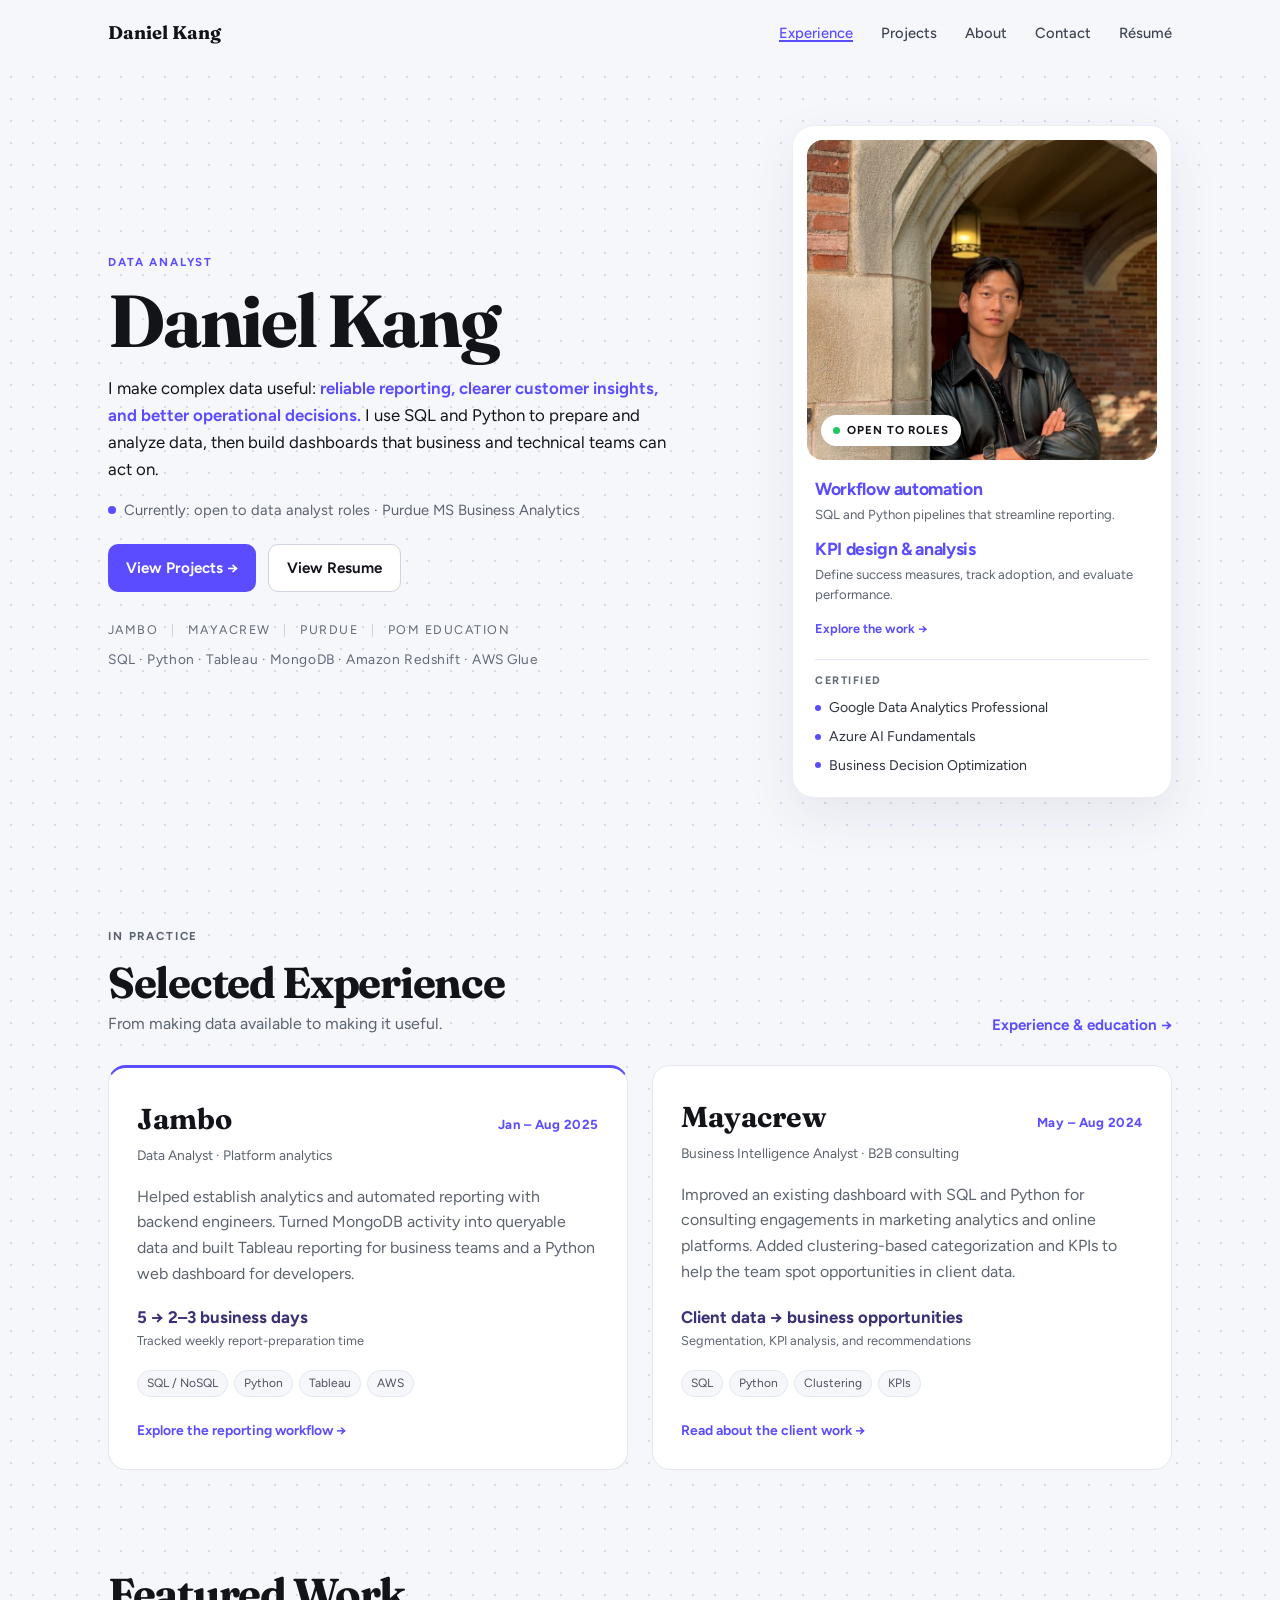
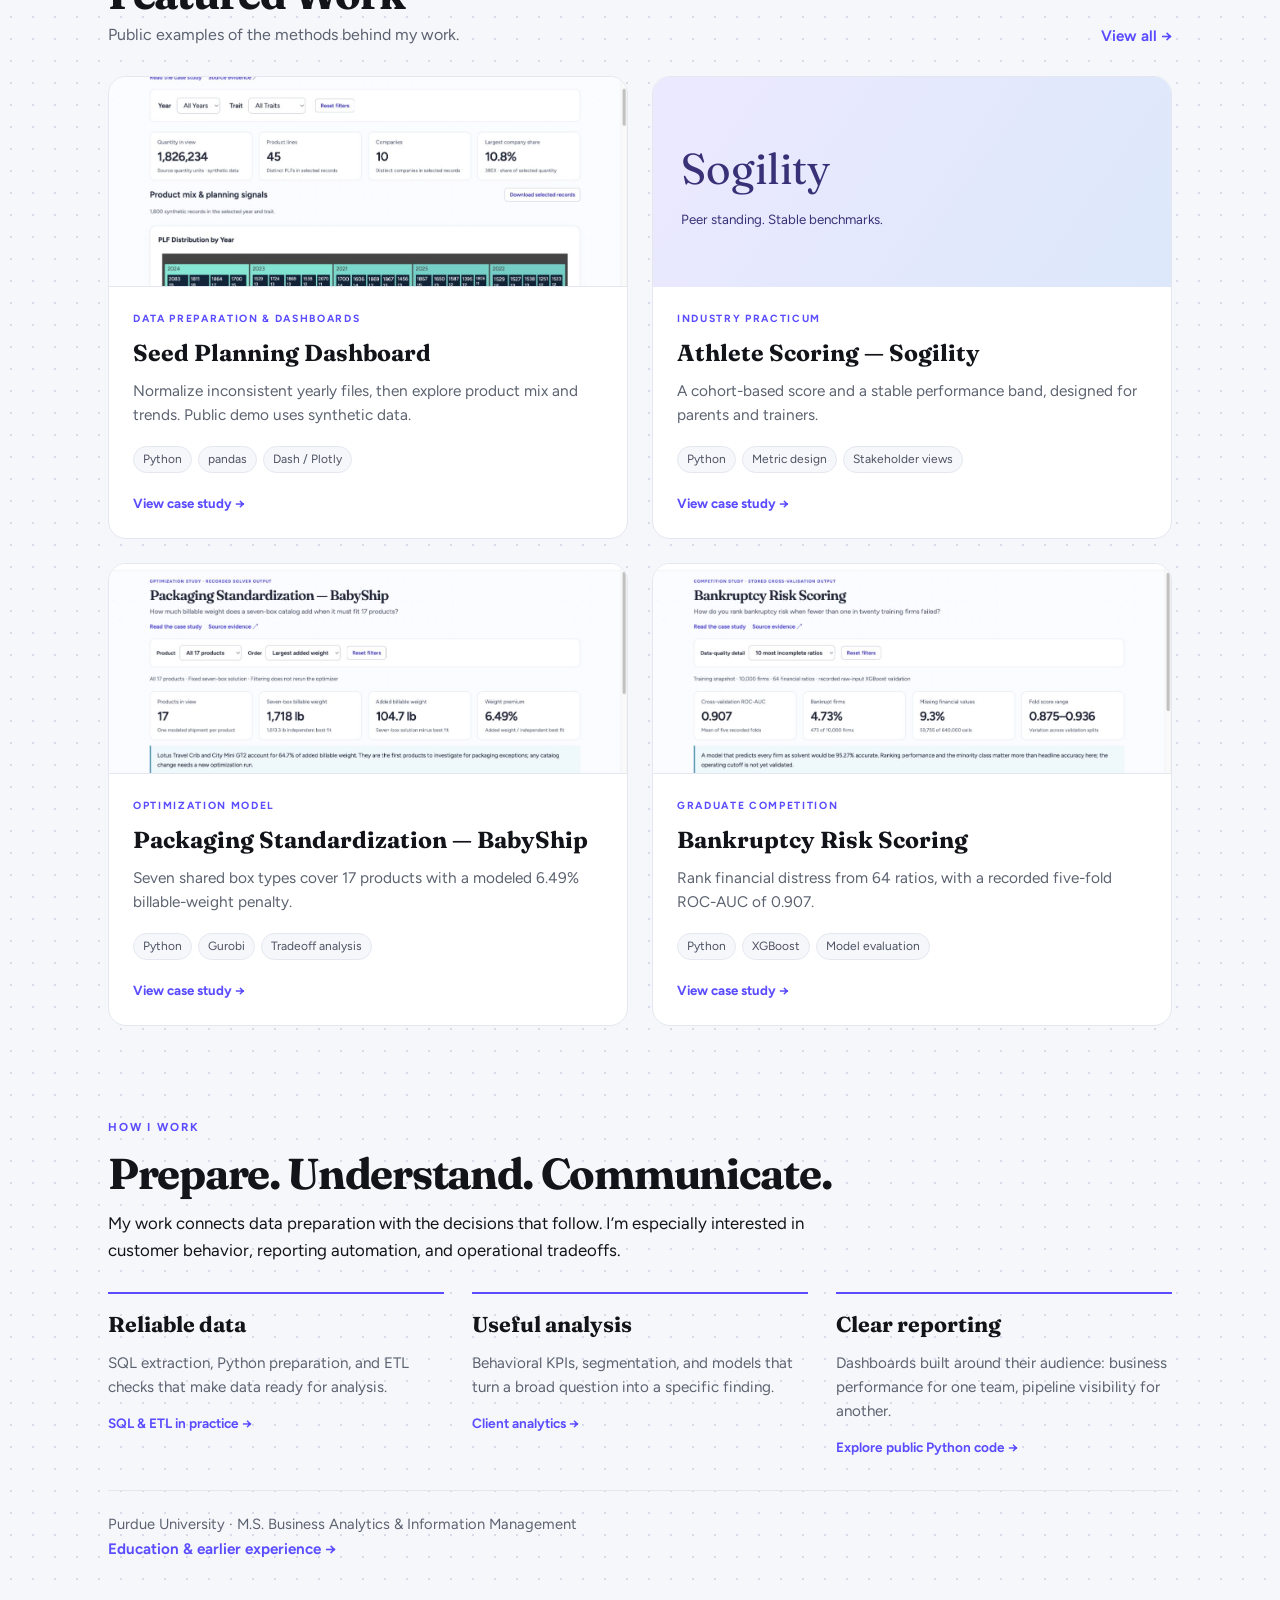
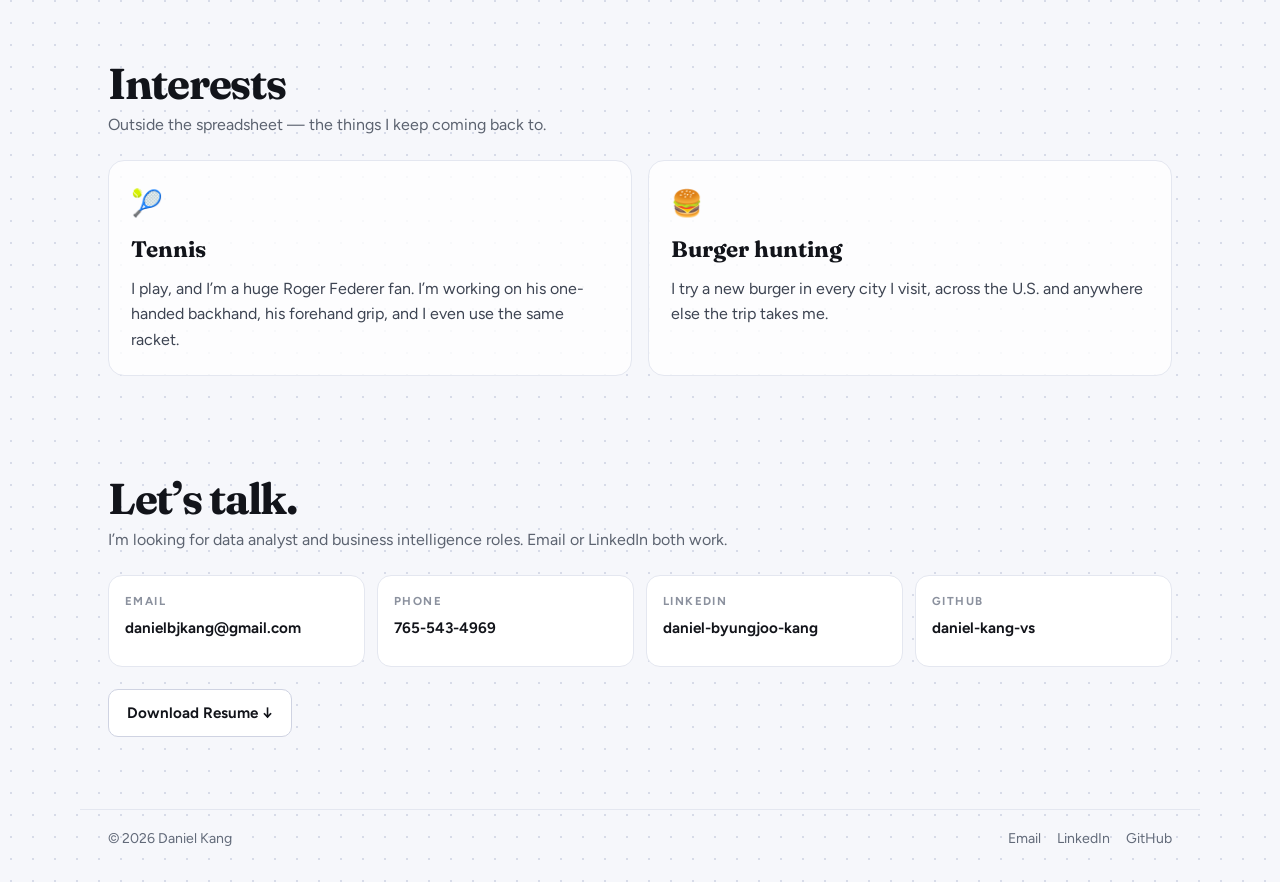
<file: index.html>
<!DOCTYPE html>
<html lang="en">
<head>
  <meta charset="UTF-8" />
  <meta name="viewport" content="width=device-width, initial-scale=1.0" />
  <title>Daniel Kang — Data Analyst</title>
  <meta name="description" content="Data analyst turning customer and operational data into datasets, models, and decision-support tools. Purdue MS Business Analytics." />
  <link rel="stylesheet" href="style.css?v=19" />
  <link href="https://fonts.googleapis.com/css2?family=Fraunces:opsz,wght@9..144,560;9..144,700&family=Figtree:wght@400;500;600;700&display=swap" rel="stylesheet" />
</head>
<body>

<a class="skip" href="#main">Skip to content</a>

<nav id="navbar">
  <div class="nav-inner">
    <a href="#hero" class="nav-brand">Daniel Kang</a>
    <button class="hamburger" id="hamburger" aria-label="Menu" aria-controls="navLinks" aria-expanded="false">
      <span></span><span></span><span></span>
    </button>
    <ul class="nav-links" id="navLinks">
<li><a href="#experience">Experience</a></li>
<li><a href="#projects">Projects</a></li>
<li><a href="#about">About</a></li>
<li><a href="#contact">Contact</a></li>
<li><a href="resume.pdf">Résumé</a></li>
</ul>
  </div>
</nav>

<main id="main">
  <header id="hero">
    <div class="hero-grid">
      <div class="hero-copy">
        <p class="eyebrow">Data Analyst</p>
        <h1>Daniel Kang</h1>
        <p class="hero-lead">I make complex data useful: <strong>reliable reporting, clearer customer insights, and better operational decisions.</strong> I use SQL and Python to prepare and analyze data, then build dashboards that business and technical teams can act on.</p>
        <p class="status"><span class="status-dot" aria-hidden="true"></span> Currently: open to data analyst roles · Purdue MS Business Analytics</p>
        <div class="hero-cta">
          <a href="#projects" class="btn btn-primary">View Projects →</a>
          <a href="resume.pdf?v=20261020" class="btn btn-outline" target="_blank" rel="noopener">View Resume</a>
        </div>
        <p class="orgs">Jambo <span>|</span> Mayacrew <span>|</span> Purdue <span>|</span> Pom Education</p>
        <p class="stack">SQL · Python · Tableau · MongoDB · Amazon Redshift · AWS Glue</p>
      </div>

      <aside class="profile-card">
        <div class="profile-photo-wrap">
          <img src="image_portfolio.jpeg?v=20261021" alt="Daniel Kang" class="profile-photo" width="768" height="1024" />
          <span class="open-pill"><span class="open-dot" aria-hidden="true"></span> Open to roles</span>
        </div>
        <div class="profile-strengths">
          <a class="profile-strength" href="journey.html#jambo">
            <strong>Workflow automation</strong>
            <span>SQL and Python pipelines that streamline reporting.</span>
          </a>
          <a class="profile-strength" href="journey.html#jambo">
            <strong>KPI design &amp; analysis</strong>
            <span>Define success measures, track adoption, and evaluate performance.</span>
          </a>
          <a class="text-link" href="journey.html#jambo">Explore the work →</a>
        </div>
        <div class="edu-block">
          <p class="edu-kicker">Certified</p>
          <ul>
            <li>Google Data Analytics Professional</li>
            <li>Azure AI Fundamentals</li>
            <li>Business Decision Optimization</li>
          </ul>
        </div>
      </aside>
    </div>
  </header>

  <section id="experience">
    <div class="section-head"><div><p class="eyebrow">In practice</p><h2>Selected Experience</h2><p>From making data available to making it useful.</p></div><a href="journey.html" class="text-link">Experience &amp; education →</a></div>
    <div class="experience-grid">
      <article class="experience-card experience-card--lead">
        <div class="experience-top"><h3>Jambo</h3><span class="when">Jan – Aug 2025</span></div>
        <p class="role">Data Analyst · Platform analytics</p>
        <p>Helped establish analytics and automated reporting with backend engineers. Turned MongoDB activity into queryable data and built Tableau reporting for business teams and a Python web dashboard for developers.</p>
        <div class="experience-result"><strong>5 → 2–3 business days</strong><span>Tracked weekly report-preparation time</span></div>
        <p class="tags"><span>SQL / NoSQL</span><span>Python</span><span>Tableau</span><span>AWS</span></p>
        <a href="journey.html#jambo" class="text-link">Explore the reporting workflow →</a>
      </article>
      <article class="experience-card">
        <div class="experience-top"><h3>Mayacrew</h3><span class="when">May – Aug 2024</span></div>
        <p class="role">Business Intelligence Analyst · B2B consulting</p>
        <p>Improved an existing dashboard with SQL and Python for consulting engagements in marketing analytics and online platforms. Added clustering-based categorization and KPIs to help the team spot opportunities in client data.</p>
        <div class="experience-result"><strong>Client data → business opportunities</strong><span>Segmentation, KPI analysis, and recommendations</span></div>
        <p class="tags"><span>SQL</span><span>Python</span><span>Clustering</span><span>KPIs</span></p>
        <a href="journey.html#mayacrew" class="text-link">Read about the client work →</a>
      </article>
    </div>
  </section>

  <section id="projects">
    <div class="section-head">
      <div>
        <h2>Featured Work</h2>
        <p>Public examples of the methods behind my work.</p>
      </div>
      <a href="projects.html" class="text-link">View all →</a>
    </div>

    <div class="project-grid">
<a class="project-card" href="projects/seed-demand.html"><img src="pngs/seed-dashboard-preview.png" alt="Seed Planning Dashboard" loading="lazy" width="640" height="360" /><div class="project-copy"><p class="eyebrow">Data preparation & dashboards</p><h3>Seed Planning Dashboard</h3><p class="project-summary">Normalize inconsistent yearly files, then explore product mix and trends. Public demo uses synthetic data.</p><p class="tags"><span>Python</span><span>pandas</span><span>Dash / Plotly</span></p><span class="card-cta">View case study →</span></div></a>
<a class="project-card" href="projects/sogility.html"><div class="text-card-bg" aria-hidden="true"><span>Sogility</span><small>Peer standing. Stable benchmarks.</small></div><div class="project-copy"><p class="eyebrow">Industry practicum</p><h3>Athlete Scoring — Sogility</h3><p class="project-summary">A cohort-based score and a stable performance band, designed for parents and trainers.</p><p class="tags"><span>Python</span><span>Metric design</span><span>Stakeholder views</span></p><span class="card-cta">View case study →</span></div></a>
<a class="project-card" href="projects/babyship.html"><img src="pngs/project-ip-optimization.png" alt="Packaging Standardization — BabyShip" loading="lazy" width="640" height="360" /><div class="project-copy"><p class="eyebrow">Optimization model</p><h3>Packaging Standardization — BabyShip</h3><p class="project-summary">Seven shared box types cover 17 products with a modeled 6.49% billable-weight penalty.</p><p class="tags"><span>Python</span><span>Gurobi</span><span>Tradeoff analysis</span></p><span class="card-cta">View case study →</span></div></a>
<a class="project-card" href="projects/bankruptcy.html"><img src="pngs/project-bankruptcy.png" alt="Bankruptcy Risk Scoring" loading="lazy" width="640" height="360" /><div class="project-copy"><p class="eyebrow">Graduate competition</p><h3>Bankruptcy Risk Scoring</h3><p class="project-summary">Rank financial distress from 64 ratios, with a recorded five-fold ROC-AUC of 0.907.</p><p class="tags"><span>Python</span><span>XGBoost</span><span>Model evaluation</span></p><span class="card-cta">View case study →</span></div></a>
    </div>
  </section>

  <section id="about">
    <p class="eyebrow">How I work</p><h2>Prepare. Understand. Communicate.</h2>
    <p class="about-lead">My work connects data preparation with the decisions that follow. I’m especially interested in customer behavior, reporting automation, and operational tradeoffs.</p>
    <div class="pillars">
      <article><h3>Reliable data</h3><p>SQL extraction, Python preparation, and ETL checks that make data ready for analysis.</p><a class="text-link" href="journey.html#jambo">SQL &amp; ETL in practice →</a></article>
      <article><h3>Useful analysis</h3><p>Behavioral KPIs, segmentation, and models that turn a broad question into a specific finding.</p><a class="text-link" href="journey.html#mayacrew">Client analytics →</a></article>
      <article><h3>Clear reporting</h3><p>Dashboards built around their audience: business performance for one team, pipeline visibility for another.</p><a class="text-link" href="projects/seed-demand.html#implementation">Explore public Python code →</a></article>
    </div>
    <p class="education-note">Purdue University · M.S. Business Analytics &amp; Information Management<br><a class="text-link" href="journey.html#education">Education &amp; earlier experience →</a></p>
  </section>

<section id="interests">
    <h2>Interests</h2>
    <p class="section-intro">Outside the spreadsheet — the things I keep coming back to.</p>
    <div class="interest-grid">
      <article class="interest-card">
        <span class="interest-mark" aria-hidden="true">🎾</span>
        <h3>Tennis</h3>
        <p>I play, and I’m a huge Roger Federer fan. I’m working on his one-handed backhand, his forehand grip, and I even use the same racket.</p>
      </article>
      <article class="interest-card">
        <span class="interest-mark" aria-hidden="true">🍔</span>
        <h3>Burger hunting</h3>
        <p>I try a new burger in every city I visit, across the U.S. and anywhere else the trip takes me.</p>
      </article>
    </div>
  </section>

  <section id="contact">
    <h2>Let’s talk.</h2>
    <p class="section-intro">I’m looking for data analyst and business intelligence roles. Email or LinkedIn both work.</p>
    <div class="contact-row">
      <a class="contact-card" href="mailto:danielbjkang@gmail.com">
        <span>Email</span>
        <strong>danielbjkang@gmail.com</strong>
      </a>
      <a class="contact-card" href="tel:+17655434969">
        <span>Phone</span>
        <strong>765-543-4969</strong>
      </a>
      <a class="contact-card" href="https://www.linkedin.com/in/daniel-byungjoo-kang/" target="_blank" rel="noopener">
        <span>LinkedIn</span>
        <strong>daniel-byungjoo-kang</strong>
      </a>
      <a class="contact-card" href="https://github.com/daniel-kang-vs" target="_blank" rel="noopener">
        <span>GitHub</span>
        <strong>daniel-kang-vs</strong>
      </a>
    </div>
    <a href="resume.pdf?v=20261020" class="btn btn-outline" target="_blank" rel="noopener">Download Resume ↓</a>
  </section>
</main>

<footer>
  <p>© 2026 Daniel Kang</p>
  <p class="footer-links">
    <a href="mailto:danielbjkang@gmail.com">Email</a>
    <a href="https://www.linkedin.com/in/daniel-byungjoo-kang/" target="_blank" rel="noopener">LinkedIn</a>
    <a href="https://github.com/daniel-kang-vs" target="_blank" rel="noopener">GitHub</a>
  </p>
</footer>

<script>
  const hamburger = document.getElementById('hamburger');
  const navLinks = document.getElementById('navLinks');
  hamburger.addEventListener('click', () => {
    navLinks.classList.toggle('open');
    hamburger.classList.toggle('active');
    hamburger.setAttribute('aria-expanded', navLinks.classList.contains('open'));
  });
  navLinks.querySelectorAll('a').forEach((a) =>
    a.addEventListener('click', () => {
      navLinks.classList.remove('open');
      hamburger.classList.remove('active');
      hamburger.setAttribute('aria-expanded', 'false');
    })
  );
  const nav = document.getElementById('navbar');
  const sections = [...document.querySelectorAll('main section, #hero')];
  const links = [...navLinks.querySelectorAll('a')];
  const syncNav = () => {
    nav.classList.toggle('scrolled', window.scrollY > 8);
    const y = window.scrollY + 120;
    let current = 'experience';
    sections.forEach((s) => {
      if (s.offsetTop <= y) current = s.id === 'hero' ? 'experience' : s.id;
    });
    links.forEach((a) => a.classList.toggle('active', a.getAttribute('href') === '#' + current));
  };
  window.addEventListener('scroll', syncNav, { passive: true });
  syncNav();
</script>
</body>
</html>
</file>
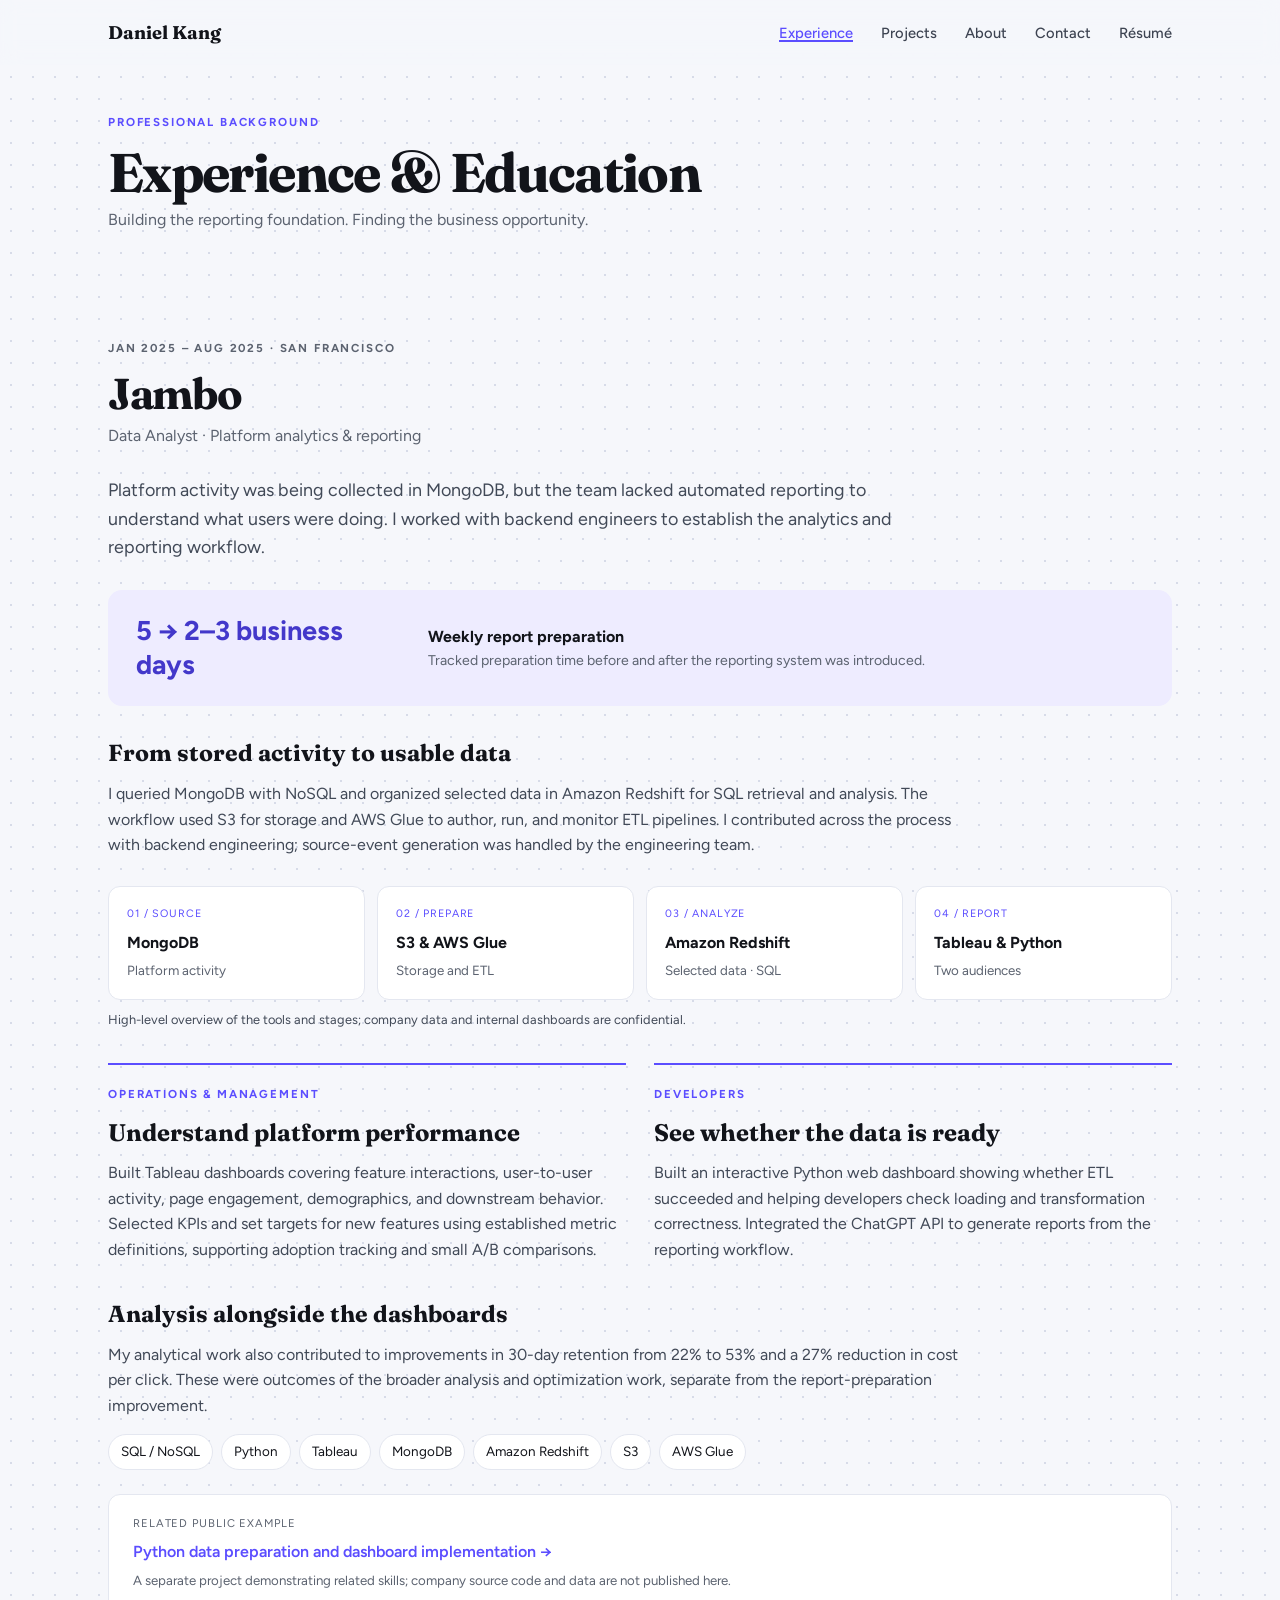
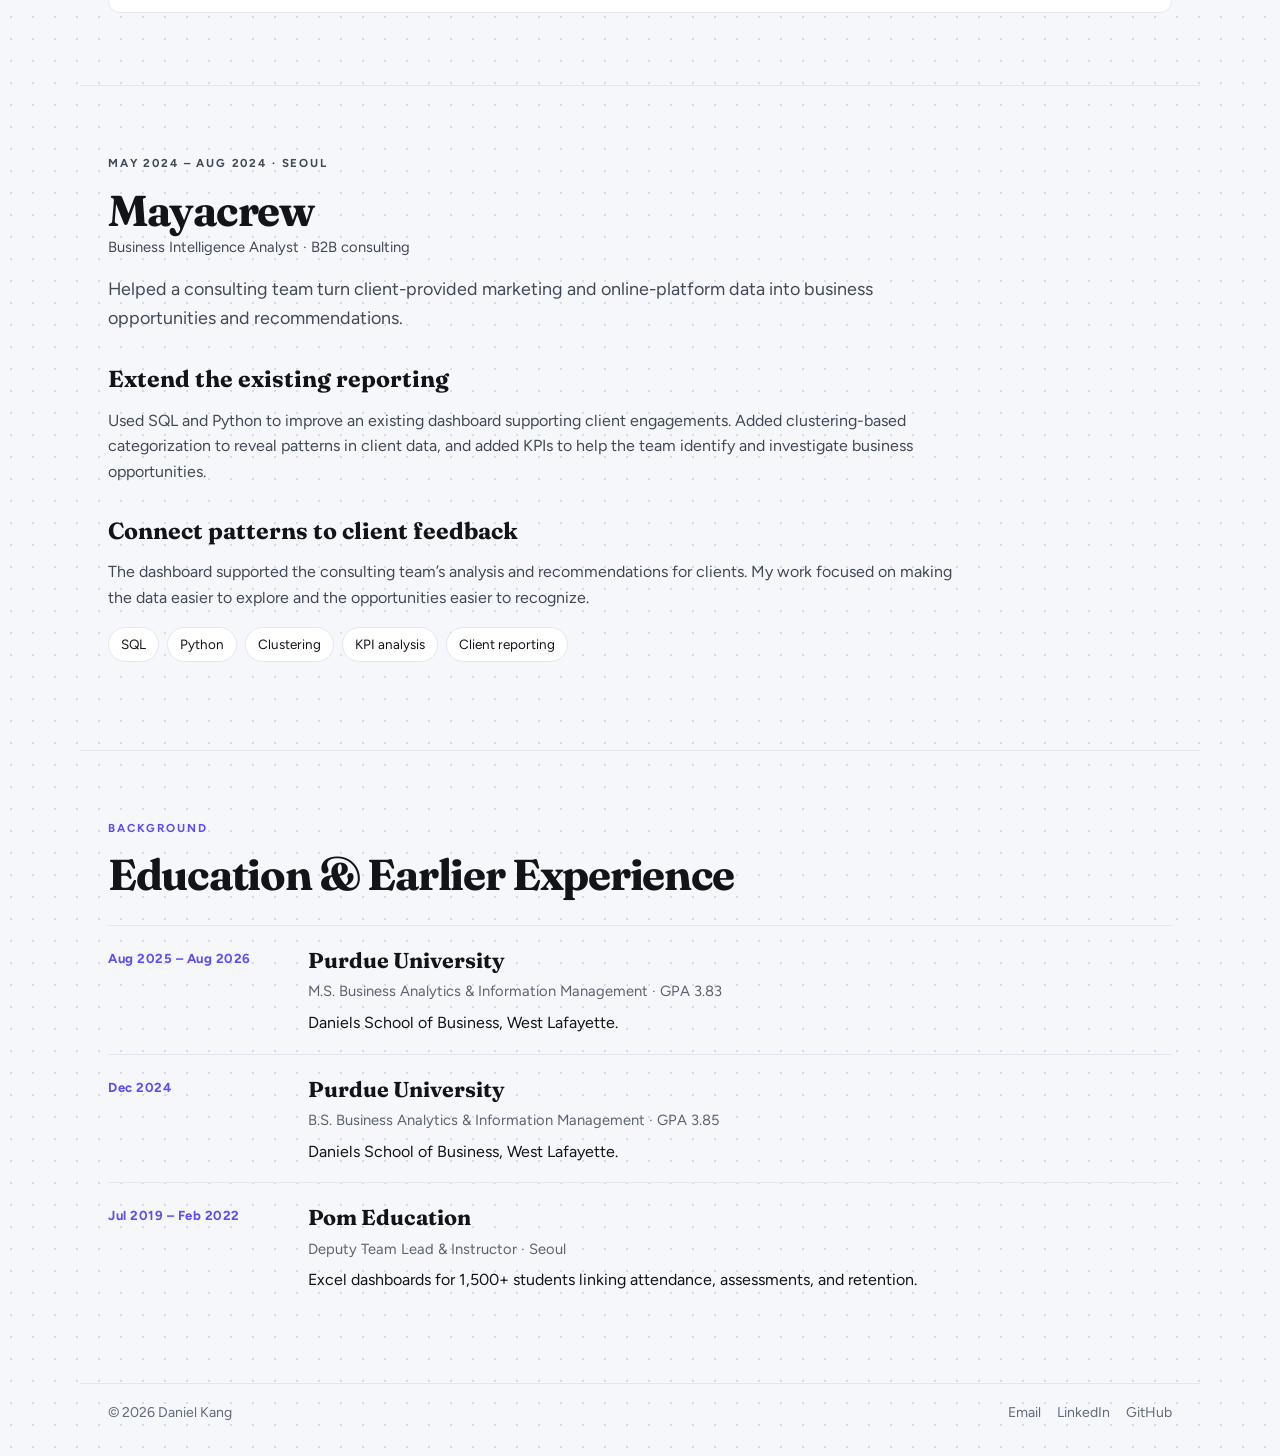
<file: journey.html>
<!DOCTYPE html>
<html lang="en">
<head>
  <meta charset="UTF-8" />
  <meta name="viewport" content="width=device-width, initial-scale=1.0" />
  <title>Experience &amp; Education · Daniel Kang</title>
  <link rel="stylesheet" href="style.css?v=19" />
  <link href="https://fonts.googleapis.com/css2?family=Fraunces:opsz,wght@9..144,560;9..144,700&family=Figtree:wght@400;500;600;700&display=swap" rel="stylesheet" />
</head>
<body>
<a class="skip" href="#main">Skip to content</a>
<nav id="navbar">
  <div class="nav-inner">
    <a href="index.html" class="nav-brand">Daniel Kang</a>
    <button class="hamburger" id="hamburger" aria-label="Menu" aria-controls="navLinks" aria-expanded="false"><span></span><span></span><span></span></button>
    <ul class="nav-links" id="navLinks">
<li><a href="journey.html" class="active">Experience</a></li>
<li><a href="projects.html">Projects</a></li>
<li><a href="index.html#about">About</a></li>
<li><a href="index.html#contact">Contact</a></li>
<li><a href="resume.pdf">Résumé</a></li>
</ul>
  </div>
</nav>
<main id="main">
  <section class="page-intro"><p class="eyebrow">Professional background</p><h1>Experience &amp; Education</h1><p class="section-intro">Building the reporting foundation. Finding the business opportunity.</p></section>
  <section id="jambo" class="experience-detail">
    <div class="section-head"><div><p class="eyebrow">Jan 2025 – Aug 2025 · San Francisco</p><h2>Jambo</h2><p>Data Analyst · Platform analytics &amp; reporting</p></div></div>
    <p class="detail-lead">Platform activity was being collected in MongoDB, but the team lacked automated reporting to understand what users were doing. I worked with backend engineers to establish the analytics and reporting workflow.</p>
    <div class="impact-banner"><strong>5 → 2–3 business days</strong><div><b>Weekly report preparation</b><p>Tracked preparation time before and after the reporting system was introduced.</p></div></div>
    <h3>From stored activity to usable data</h3>
    <p>I queried MongoDB with NoSQL and organized selected data in Amazon Redshift for SQL retrieval and analysis. The workflow used S3 for storage and AWS Glue to author, run, and monitor ETL pipelines. I contributed across the process with backend engineering; source-event generation was handled by the engineering team.</p>
    <div class="workflow" aria-label="High-level reporting workflow"><div><span>01 / Source</span><strong>MongoDB</strong><small>Platform activity</small></div><div><span>02 / Prepare</span><strong>S3 &amp; AWS Glue</strong><small>Storage and ETL</small></div><div><span>03 / Analyze</span><strong>Amazon Redshift</strong><small>Selected data · SQL</small></div><div><span>04 / Report</span><strong>Tableau &amp; Python</strong><small>Two audiences</small></div></div>
    <p class="detail-note">High-level overview of the tools and stages; company data and internal dashboards are confidential.</p>
    <div class="audience-grid">
      <article><p class="eyebrow">Operations &amp; management</p><h3>Understand platform performance</h3><p>Built Tableau dashboards covering feature interactions, user-to-user activity, page engagement, demographics, and downstream behavior. Selected KPIs and set targets for new features using established metric definitions, supporting adoption tracking and small A/B comparisons.</p></article>
      <article><p class="eyebrow">Developers</p><h3>See whether the data is ready</h3><p>Built an interactive Python web dashboard showing whether ETL succeeded and helping developers check loading and transformation correctness. Integrated the ChatGPT API to generate reports from the reporting workflow.</p></article>
    </div>
    <h3>Analysis alongside the dashboards</h3><p>My analytical work also contributed to improvements in 30-day retention from 22% to 53% and a 27% reduction in cost per click. These were outcomes of the broader analysis and optimization work, separate from the report-preparation improvement.</p>
    <div class="chips"><span>SQL / NoSQL</span><span>Python</span><span>Tableau</span><span>MongoDB</span><span>Amazon Redshift</span><span>S3</span><span>AWS Glue</span></div>
    <div class="related-work"><span>Related public example</span><a href="projects/seed-demand.html#implementation">Python data preparation and dashboard implementation →</a><p>A separate project demonstrating related skills; company source code and data are not published here.</p></div>
  </section>
  <section id="mayacrew" class="experience-detail">
    <p class="eyebrow">May 2024 – Aug 2024 · Seoul</p><h2>Mayacrew</h2><p class="role">Business Intelligence Analyst · B2B consulting</p>
    <p class="detail-lead">Helped a consulting team turn client-provided marketing and online-platform data into business opportunities and recommendations.</p>
    <h3>Extend the existing reporting</h3><p>Used SQL and Python to improve an existing dashboard supporting client engagements. Added clustering-based categorization to reveal patterns in client data, and added KPIs to help the team identify and investigate business opportunities.</p>
    <h3>Connect patterns to client feedback</h3><p>The dashboard supported the consulting team’s analysis and recommendations for clients. My work focused on making the data easier to explore and the opportunities easier to recognize.</p>
    <div class="chips"><span>SQL</span><span>Python</span><span>Clustering</span><span>KPI analysis</span><span>Client reporting</span></div>
  </section>
  <section id="education"><p class="eyebrow">Background</p><h2>Education &amp; Earlier Experience</h2>
    <ol class="timeline">
      <li><span class="when">Aug 2025 – Aug 2026</span><div><h3>Purdue University</h3><p class="role">M.S. Business Analytics &amp; Information Management · GPA 3.83</p><p>Daniels School of Business, West Lafayette.</p></div></li>
      <li><span class="when">Dec 2024</span><div><h3>Purdue University</h3><p class="role">B.S. Business Analytics &amp; Information Management · GPA 3.85</p><p>Daniels School of Business, West Lafayette.</p></div></li>
      <li><span class="when">Jul 2019 – Feb 2022</span><div><h3>Pom Education</h3><p class="role">Deputy Team Lead &amp; Instructor · Seoul</p><p>Excel dashboards for 1,500+ students linking attendance, assessments, and retention.</p></div></li>
    </ol>
  </section>
</main>
<footer>
  <p>© 2026 Daniel Kang</p>
  <p class="footer-links">
    <a href="mailto:danielbjkang@gmail.com">Email</a>
    <a href="https://www.linkedin.com/in/daniel-byungjoo-kang/" target="_blank" rel="noopener">LinkedIn</a>
    <a href="https://github.com/daniel-kang-vs" target="_blank" rel="noopener">GitHub</a>
  </p>
</footer>
<script>
  const hamburger = document.getElementById('hamburger');
  const navLinks = document.getElementById('navLinks');
  hamburger.addEventListener('click', () => {
    navLinks.classList.toggle('open');
    hamburger.classList.toggle('active');
    hamburger.setAttribute('aria-expanded', navLinks.classList.contains('open'));
  });
</script>
</body>
</html>
</file>
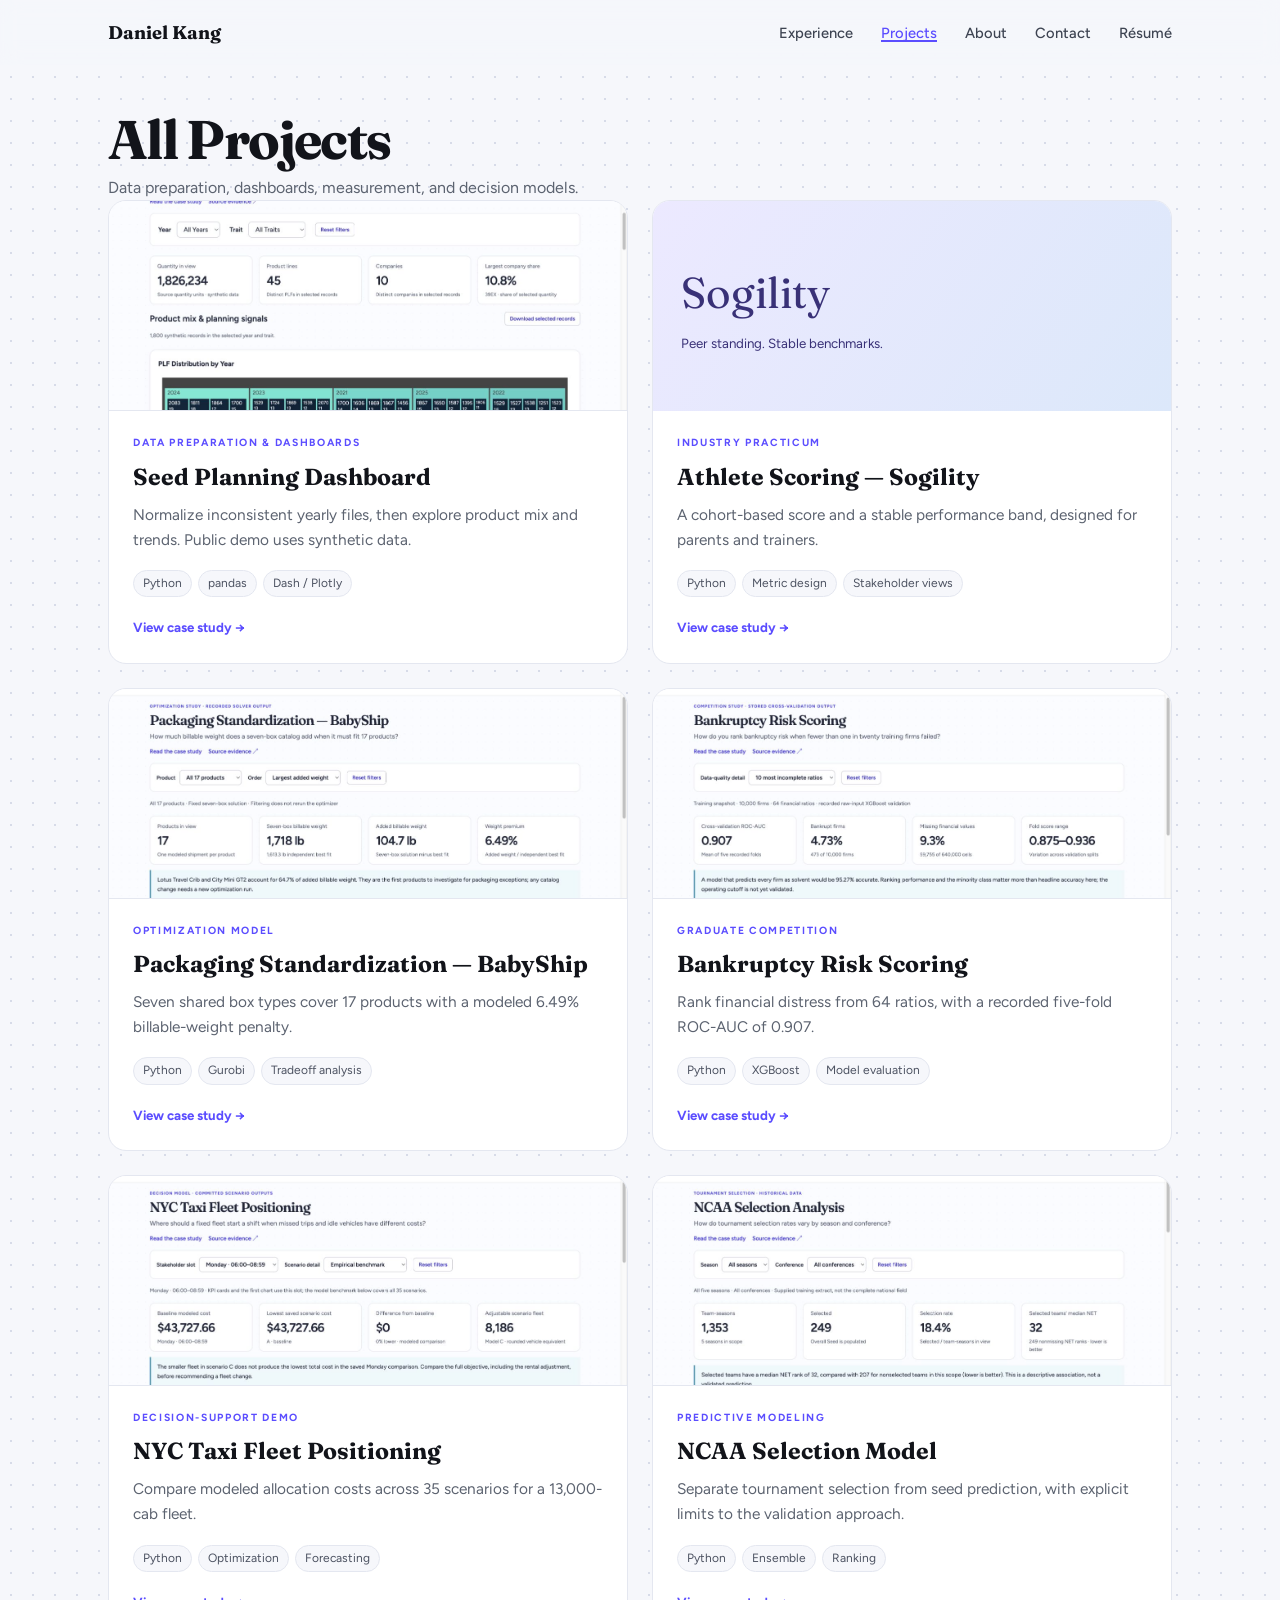
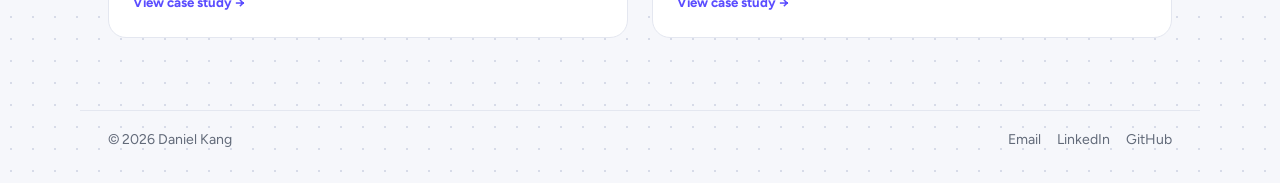
<file: projects.html>
<!DOCTYPE html>
<html lang="en">
<head>
  <meta charset="UTF-8" />
  <meta name="viewport" content="width=device-width, initial-scale=1.0" />
  <title>Projects · Daniel Kang</title>
  <link rel="stylesheet" href="style.css?v=19" />
  <link href="https://fonts.googleapis.com/css2?family=Fraunces:opsz,wght@9..144,560;9..144,700&family=Figtree:wght@400;500;600;700&display=swap" rel="stylesheet" />
</head>
<body>
<a class="skip" href="#main">Skip to content</a>
<nav id="navbar">
  <div class="nav-inner">
    <a href="index.html" class="nav-brand">Daniel Kang</a>
    <button class="hamburger" id="hamburger" aria-label="Menu" aria-controls="navLinks" aria-expanded="false"><span></span><span></span><span></span></button>
    <ul class="nav-links" id="navLinks">
<li><a href="journey.html">Experience</a></li>
<li><a href="projects.html" class="active">Projects</a></li>
<li><a href="index.html#about">About</a></li>
<li><a href="index.html#contact">Contact</a></li>
<li><a href="resume.pdf">Résumé</a></li>
</ul>
  </div>
</nav>
<main id="main">
  <section class="page-intro">
    <h1>All Projects</h1>
    <p class="section-intro">Data preparation, dashboards, measurement, and decision models.</p>
    <div class="project-grid">
<a class="project-card" href="projects/seed-demand.html"><img src="pngs/seed-dashboard-preview.png" alt="Seed Planning Dashboard" loading="lazy" width="640" height="360" /><div class="project-copy"><p class="eyebrow">Data preparation & dashboards</p><h3>Seed Planning Dashboard</h3><p class="project-summary">Normalize inconsistent yearly files, then explore product mix and trends. Public demo uses synthetic data.</p><p class="tags"><span>Python</span><span>pandas</span><span>Dash / Plotly</span></p><span class="card-cta">View case study →</span></div></a>
<a class="project-card" href="projects/sogility.html"><div class="text-card-bg" aria-hidden="true"><span>Sogility</span><small>Peer standing. Stable benchmarks.</small></div><div class="project-copy"><p class="eyebrow">Industry practicum</p><h3>Athlete Scoring — Sogility</h3><p class="project-summary">A cohort-based score and a stable performance band, designed for parents and trainers.</p><p class="tags"><span>Python</span><span>Metric design</span><span>Stakeholder views</span></p><span class="card-cta">View case study →</span></div></a>
<a class="project-card" href="projects/babyship.html"><img src="pngs/project-ip-optimization.png" alt="Packaging Standardization — BabyShip" loading="lazy" width="640" height="360" /><div class="project-copy"><p class="eyebrow">Optimization model</p><h3>Packaging Standardization — BabyShip</h3><p class="project-summary">Seven shared box types cover 17 products with a modeled 6.49% billable-weight penalty.</p><p class="tags"><span>Python</span><span>Gurobi</span><span>Tradeoff analysis</span></p><span class="card-cta">View case study →</span></div></a>
<a class="project-card" href="projects/bankruptcy.html"><img src="pngs/project-bankruptcy.png" alt="Bankruptcy Risk Scoring" loading="lazy" width="640" height="360" /><div class="project-copy"><p class="eyebrow">Graduate competition</p><h3>Bankruptcy Risk Scoring</h3><p class="project-summary">Rank financial distress from 64 ratios, with a recorded five-fold ROC-AUC of 0.907.</p><p class="tags"><span>Python</span><span>XGBoost</span><span>Model evaluation</span></p><span class="card-cta">View case study →</span></div></a>
<a class="project-card" href="projects/nyc-taxi.html"><img src="pngs/project-nyc-taxi.png" alt="NYC Taxi Fleet Positioning" loading="lazy" width="640" height="360" /><div class="project-copy"><p class="eyebrow">Decision-support demo</p><h3>NYC Taxi Fleet Positioning</h3><p class="project-summary">Compare modeled allocation costs across 35 scenarios for a 13,000-cab fleet.</p><p class="tags"><span>Python</span><span>Optimization</span><span>Forecasting</span></p><span class="card-cta">View case study →</span></div></a>
<a class="project-card" href="projects/ncaa.html"><img src="pngs/project-ncaa.png" alt="NCAA Selection Model" loading="lazy" width="640" height="360" /><div class="project-copy"><p class="eyebrow">Predictive modeling</p><h3>NCAA Selection Model</h3><p class="project-summary">Separate tournament selection from seed prediction, with explicit limits to the validation approach.</p><p class="tags"><span>Python</span><span>Ensemble</span><span>Ranking</span></p><span class="card-cta">View case study →</span></div></a>
    </div>
  </section>
</main>
<footer>
  <p>© 2026 Daniel Kang</p>
  <p class="footer-links">
    <a href="mailto:danielbjkang@gmail.com">Email</a>
    <a href="https://www.linkedin.com/in/daniel-byungjoo-kang/" target="_blank" rel="noopener">LinkedIn</a>
    <a href="https://github.com/daniel-kang-vs" target="_blank" rel="noopener">GitHub</a>
  </p>
</footer>
<script>
  const hamburger = document.getElementById('hamburger');
  const navLinks = document.getElementById('navLinks');
  hamburger.addEventListener('click', () => {
    navLinks.classList.toggle('open');
    hamburger.classList.toggle('active');
    hamburger.setAttribute('aria-expanded', navLinks.classList.contains('open'));
  });
</script>
</body>
</html>
</file>
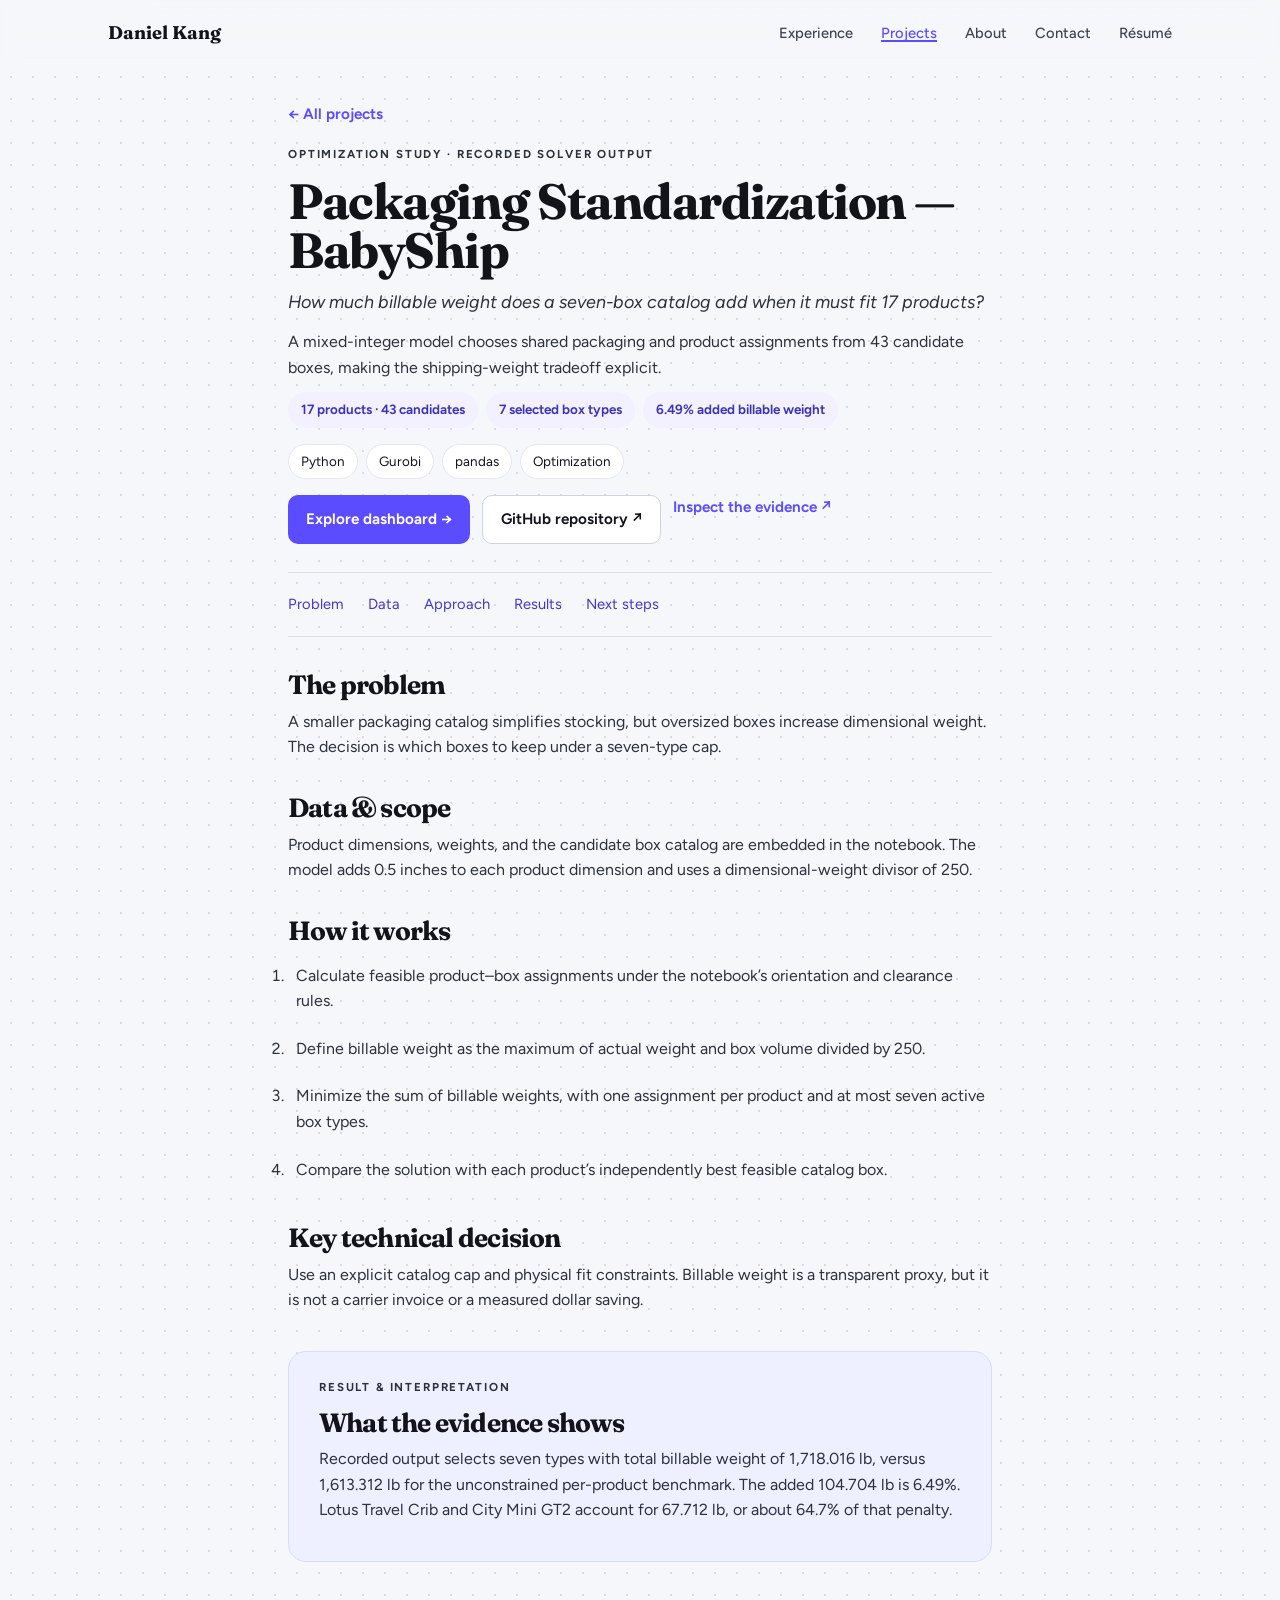
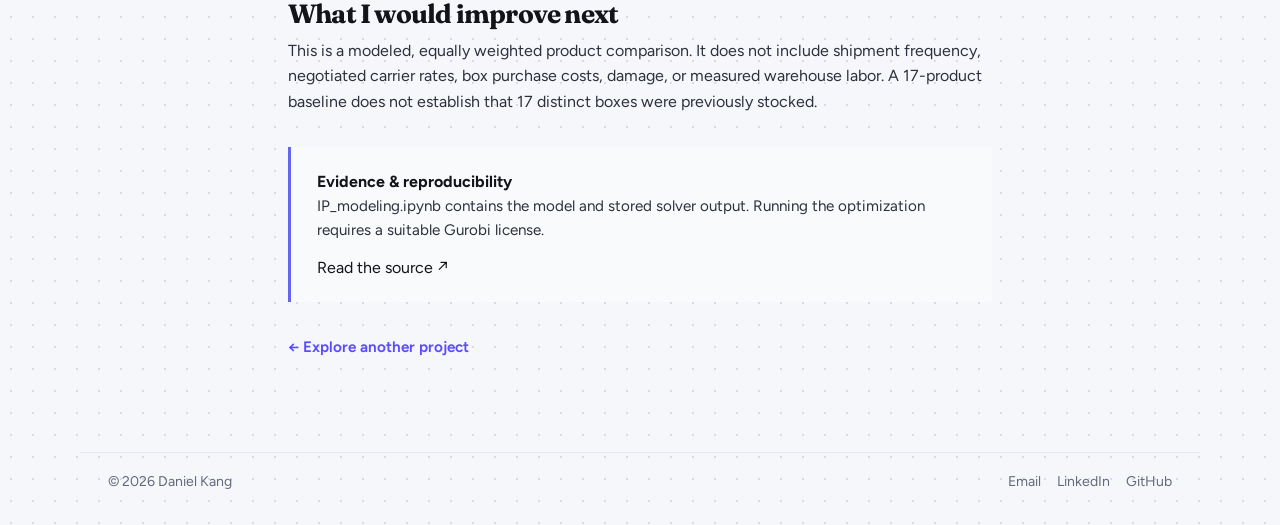
<file: projects/babyship.html>
<!doctype html>
<html lang="en">
  <head>
    <meta charset="UTF-8" />
    <meta name="viewport" content="width=device-width, initial-scale=1.0" />
    <title>Packaging Standardization — BabyShip · Daniel Kang</title>
    <link rel="stylesheet" href="../style.css?v=19" />
    <link
      href="https://fonts.googleapis.com/css2?family=Fraunces:opsz,wght@9..144,560;9..144,700&family=Figtree:wght@400;500;600;700&display=swap"
      rel="stylesheet"
    />
  </head>
  <body>
    <a class="skip" href="#main">Skip to content</a>
    <nav id="navbar">
      <div class="nav-inner">
        <a href="../index.html" class="nav-brand">Daniel Kang</a>
        <button
          class="hamburger"
          id="hamburger"
          aria-label="Menu"
          aria-controls="navLinks"
          aria-expanded="false"
        >
          <span></span><span></span><span></span>
        </button>
        <ul class="nav-links" id="navLinks">
          <li><a href="../journey.html">Experience</a></li>
          <li><a href="../projects.html" class="active">Projects</a></li>
          <li><a href="../index.html#about">About</a></li>
          <li><a href="../index.html#contact">Contact</a></li>
          <li><a href="../resume.pdf">Résumé</a></li>
        </ul>
      </div>
    </nav>
    <main id="main" class="case">
      <a class="text-link case-back" href="../projects.html">← All projects</a>
      <p class="eyebrow">Optimization study · recorded solver output</p>
      <h1>Packaging Standardization — BabyShip</h1>
      <p class="case-kicker">
        How much billable weight does a seven-box catalog add when it must fit
        17 products?
      </p>
      <p>
        A mixed-integer model chooses shared packaging and product assignments
        from 43 candidate boxes, making the shipping-weight tradeoff explicit.
      </p>
      <div class="chips chips-out">
        <span>17 products · 43 candidates</span><span>7 selected box types</span
        ><span>6.49% added billable weight</span>
      </div>
      <div class="chips">
        <span>Python</span><span>Gurobi</span><span>pandas</span
        ><span>Optimization</span>
      </div>
      <div class="case-actions">
        <a
          class="btn btn-primary"
          href="https://daniel-kang-vs.github.io/stroller-box-optimization/"
          >Explore dashboard →</a
        ><a
          class="btn btn-outline"
          href="https://github.com/daniel-kang-vs/stroller-box-optimization"
          >GitHub repository ↗</a
        ><a
          class="text-link"
          href="https://github.com/daniel-kang-vs/stroller-box-optimization/blob/main/IP_modeling.ipynb"
          >Inspect the evidence ↗</a
        >
      </div>
      <nav class="case-toc" aria-label="Case study sections">
        <a href="#problem">Problem</a><a href="#data">Data</a
        ><a href="#approach">Approach</a><a href="#results">Results</a
        ><a href="#limits">Next steps</a>
      </nav>
      <h2 id="problem">The problem</h2>
      <p>
        A smaller packaging catalog simplifies stocking, but oversized boxes
        increase dimensional weight. The decision is which boxes to keep under a
        seven-type cap.
      </p>
      <h2 id="data">Data &amp; scope</h2>
      <p>
        Product dimensions, weights, and the candidate box catalog are embedded
        in the notebook. The model adds 0.5 inches to each product dimension and
        uses a dimensional-weight divisor of 250.
      </p>
      <h2 id="approach">How it works</h2>
      <ol class="case-steps">
        <li>
          Calculate feasible product–box assignments under the notebook’s
          orientation and clearance rules.
        </li>
        <li>
          Define billable weight as the maximum of actual weight and box volume
          divided by 250.
        </li>
        <li>
          Minimize the sum of billable weights, with one assignment per product
          and at most seven active box types.
        </li>
        <li>
          Compare the solution with each product’s independently best feasible
          catalog box.
        </li>
      </ol>
      <h2>Key technical decision</h2>
      <p>
        Use an explicit catalog cap and physical fit constraints. Billable
        weight is a transparent proxy, but it is not a carrier invoice or a
        measured dollar saving.
      </p>
      <section class="case-result" id="results">
        <p class="eyebrow">Result &amp; interpretation</p>
        <h2>What the evidence shows</h2>
        <p>
          Recorded output selects seven types with total billable weight of
          1,718.016 lb, versus 1,613.312 lb for the unconstrained per-product
          benchmark. The added 104.704 lb is 6.49%. Lotus Travel Crib and City
          Mini GT2 account for 67.712 lb, or about 64.7% of that penalty.
        </p>
      </section>
      <h2 id="limits">What I would improve next</h2>
      <p>
        This is a modeled, equally weighted product comparison. It does not
        include shipment frequency, negotiated carrier rates, box purchase
        costs, damage, or measured warehouse labor. A 17-product baseline does
        not establish that 17 distinct boxes were previously stocked.
      </p>
      <aside class="evidence-note">
        <strong>Evidence &amp; reproducibility</strong>
        <p>
          IP_modeling.ipynb contains the model and stored solver output. Running
          the optimization requires a suitable Gurobi license.
        </p>
        <a
          href="https://github.com/daniel-kang-vs/stroller-box-optimization/blob/main/IP_modeling.ipynb"
          >Read the source ↗</a
        >
      </aside>
      <p>
        <a class="text-link" href="../projects.html"
          >← Explore another project</a
        >
      </p>
    </main>
    <footer>
      <p>© 2026 Daniel Kang</p>
      <p class="footer-links">
        <a href="mailto:danielbjkang@gmail.com">Email</a>
        <a
          href="https://www.linkedin.com/in/daniel-byungjoo-kang/"
          target="_blank"
          rel="noopener"
          >LinkedIn</a
        >
        <a
          href="https://github.com/daniel-kang-vs"
          target="_blank"
          rel="noopener"
          >GitHub</a
        >
      </p>
    </footer>
    <script>
      const hamburger = document.getElementById("hamburger");
      const navLinks = document.getElementById("navLinks");
      hamburger.addEventListener("click", () => {
        navLinks.classList.toggle("open");
        hamburger.classList.toggle("active");
        hamburger.setAttribute(
          "aria-expanded",
          navLinks.classList.contains("open"),
        );
      });
    </script>
  </body>
</html>
</file>
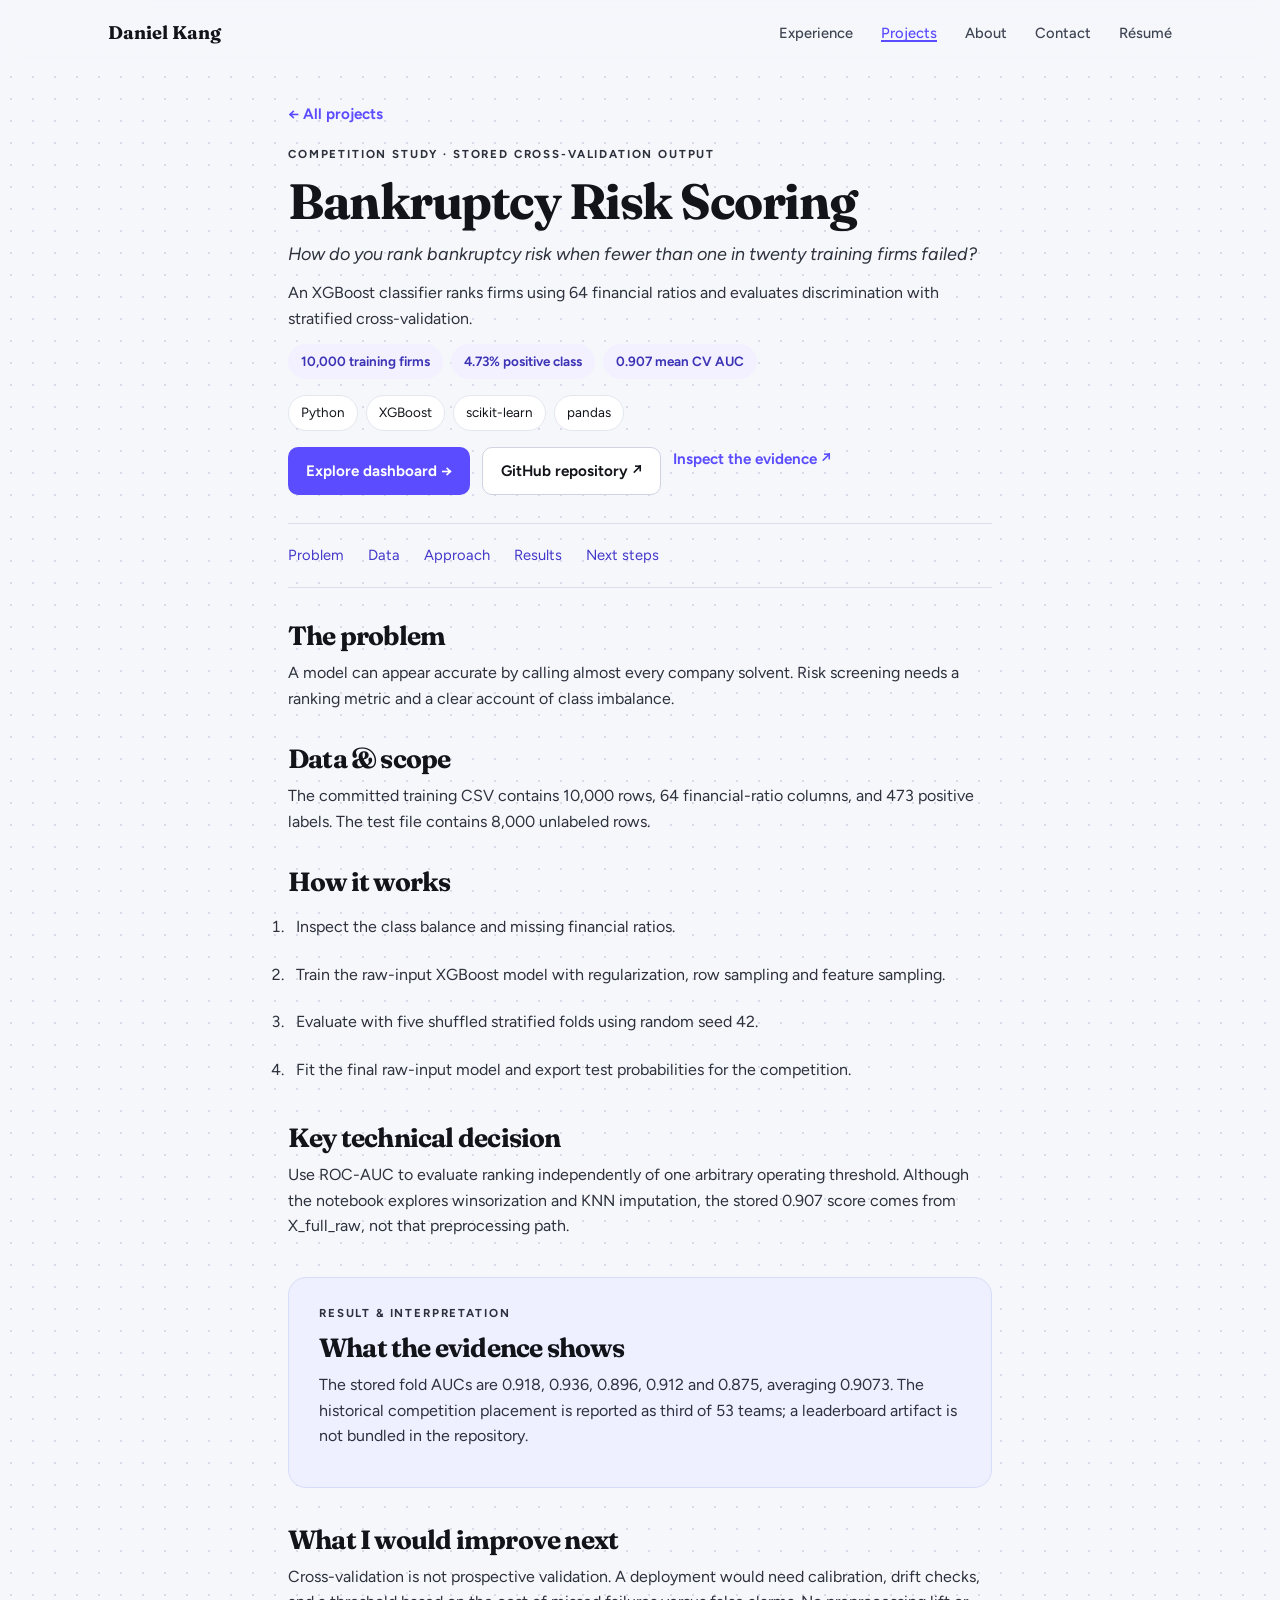
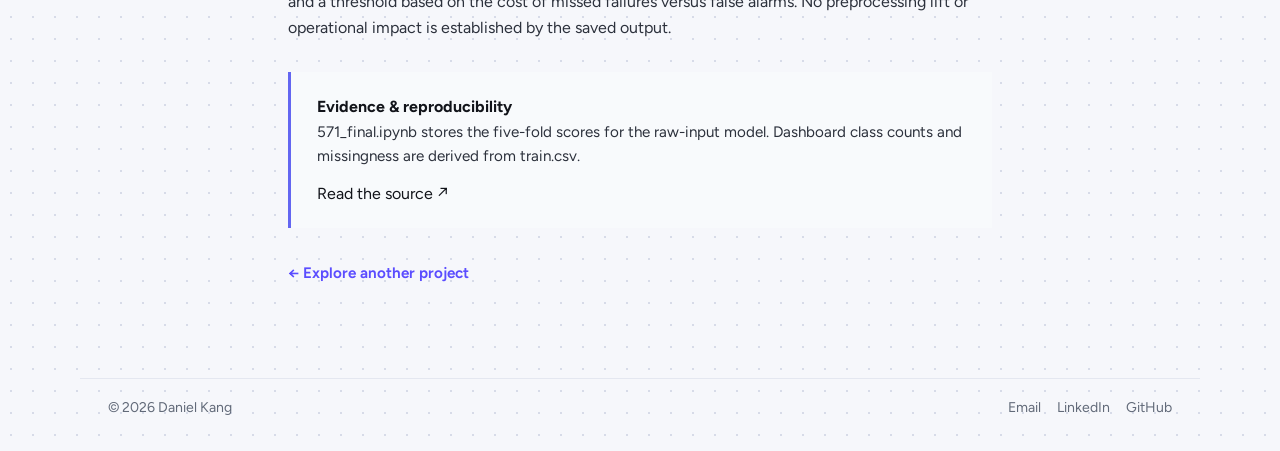
<file: projects/bankruptcy.html>
<!doctype html>
<html lang="en">
  <head>
    <meta charset="UTF-8" />
    <meta name="viewport" content="width=device-width, initial-scale=1.0" />
    <title>Bankruptcy Risk Scoring · Daniel Kang</title>
    <link rel="stylesheet" href="../style.css?v=19" />
    <link
      href="https://fonts.googleapis.com/css2?family=Fraunces:opsz,wght@9..144,560;9..144,700&family=Figtree:wght@400;500;600;700&display=swap"
      rel="stylesheet"
    />
  </head>
  <body>
    <a class="skip" href="#main">Skip to content</a>
    <nav id="navbar">
      <div class="nav-inner">
        <a href="../index.html" class="nav-brand">Daniel Kang</a>
        <button
          class="hamburger"
          id="hamburger"
          aria-label="Menu"
          aria-controls="navLinks"
          aria-expanded="false"
        >
          <span></span><span></span><span></span>
        </button>
        <ul class="nav-links" id="navLinks">
          <li><a href="../journey.html">Experience</a></li>
          <li><a href="../projects.html" class="active">Projects</a></li>
          <li><a href="../index.html#about">About</a></li>
          <li><a href="../index.html#contact">Contact</a></li>
          <li><a href="../resume.pdf">Résumé</a></li>
        </ul>
      </div>
    </nav>
    <main id="main" class="case">
      <a class="text-link case-back" href="../projects.html">← All projects</a>
      <p class="eyebrow">Competition study · stored cross-validation output</p>
      <h1>Bankruptcy Risk Scoring</h1>
      <p class="case-kicker">
        How do you rank bankruptcy risk when fewer than one in twenty training
        firms failed?
      </p>
      <p>
        An XGBoost classifier ranks firms using 64 financial ratios and
        evaluates discrimination with stratified cross-validation.
      </p>
      <div class="chips chips-out">
        <span>10,000 training firms</span><span>4.73% positive class</span
        ><span>0.907 mean CV AUC</span>
      </div>
      <div class="chips">
        <span>Python</span><span>XGBoost</span><span>scikit-learn</span
        ><span>pandas</span>
      </div>
      <div class="case-actions">
        <a
          class="btn btn-primary"
          href="https://daniel-kang-vs.github.io/bankruptcy-prediction/"
          >Explore dashboard →</a
        ><a
          class="btn btn-outline"
          href="https://github.com/daniel-kang-vs/bankruptcy-prediction"
          >GitHub repository ↗</a
        ><a
          class="text-link"
          href="https://github.com/daniel-kang-vs/bankruptcy-prediction/blob/main/571_final.ipynb"
          >Inspect the evidence ↗</a
        >
      </div>
      <nav class="case-toc" aria-label="Case study sections">
        <a href="#problem">Problem</a><a href="#data">Data</a
        ><a href="#approach">Approach</a><a href="#results">Results</a
        ><a href="#limits">Next steps</a>
      </nav>
      <h2 id="problem">The problem</h2>
      <p>
        A model can appear accurate by calling almost every company solvent.
        Risk screening needs a ranking metric and a clear account of class
        imbalance.
      </p>
      <h2 id="data">Data &amp; scope</h2>
      <p>
        The committed training CSV contains 10,000 rows, 64 financial-ratio
        columns, and 473 positive labels. The test file contains 8,000 unlabeled
        rows.
      </p>
      <h2 id="approach">How it works</h2>
      <ol class="case-steps">
        <li>Inspect the class balance and missing financial ratios.</li>
        <li>
          Train the raw-input XGBoost model with regularization, row sampling
          and feature sampling.
        </li>
        <li>
          Evaluate with five shuffled stratified folds using random seed 42.
        </li>
        <li>
          Fit the final raw-input model and export test probabilities for the
          competition.
        </li>
      </ol>
      <h2>Key technical decision</h2>
      <p>
        Use ROC-AUC to evaluate ranking independently of one arbitrary operating
        threshold. Although the notebook explores winsorization and KNN
        imputation, the stored 0.907 score comes from X_full_raw, not that
        preprocessing path.
      </p>
      <section class="case-result" id="results">
        <p class="eyebrow">Result &amp; interpretation</p>
        <h2>What the evidence shows</h2>
        <p>
          The stored fold AUCs are 0.918, 0.936, 0.896, 0.912 and 0.875,
          averaging 0.9073. The historical competition placement is reported as
          third of 53 teams; a leaderboard artifact is not bundled in the
          repository.
        </p>
      </section>
      <h2 id="limits">What I would improve next</h2>
      <p>
        Cross-validation is not prospective validation. A deployment would need
        calibration, drift checks, and a threshold based on the cost of missed
        failures versus false alarms. No preprocessing lift or operational
        impact is established by the saved output.
      </p>
      <aside class="evidence-note">
        <strong>Evidence &amp; reproducibility</strong>
        <p>
          571_final.ipynb stores the five-fold scores for the raw-input model.
          Dashboard class counts and missingness are derived from train.csv.
        </p>
        <a
          href="https://github.com/daniel-kang-vs/bankruptcy-prediction/blob/main/571_final.ipynb"
          >Read the source ↗</a
        >
      </aside>
      <p>
        <a class="text-link" href="../projects.html"
          >← Explore another project</a
        >
      </p>
    </main>
    <footer>
      <p>© 2026 Daniel Kang</p>
      <p class="footer-links">
        <a href="mailto:danielbjkang@gmail.com">Email</a>
        <a
          href="https://www.linkedin.com/in/daniel-byungjoo-kang/"
          target="_blank"
          rel="noopener"
          >LinkedIn</a
        >
        <a
          href="https://github.com/daniel-kang-vs"
          target="_blank"
          rel="noopener"
          >GitHub</a
        >
      </p>
    </footer>
    <script>
      const hamburger = document.getElementById("hamburger");
      const navLinks = document.getElementById("navLinks");
      hamburger.addEventListener("click", () => {
        navLinks.classList.toggle("open");
        hamburger.classList.toggle("active");
        hamburger.setAttribute(
          "aria-expanded",
          navLinks.classList.contains("open"),
        );
      });
    </script>
  </body>
</html>
</file>
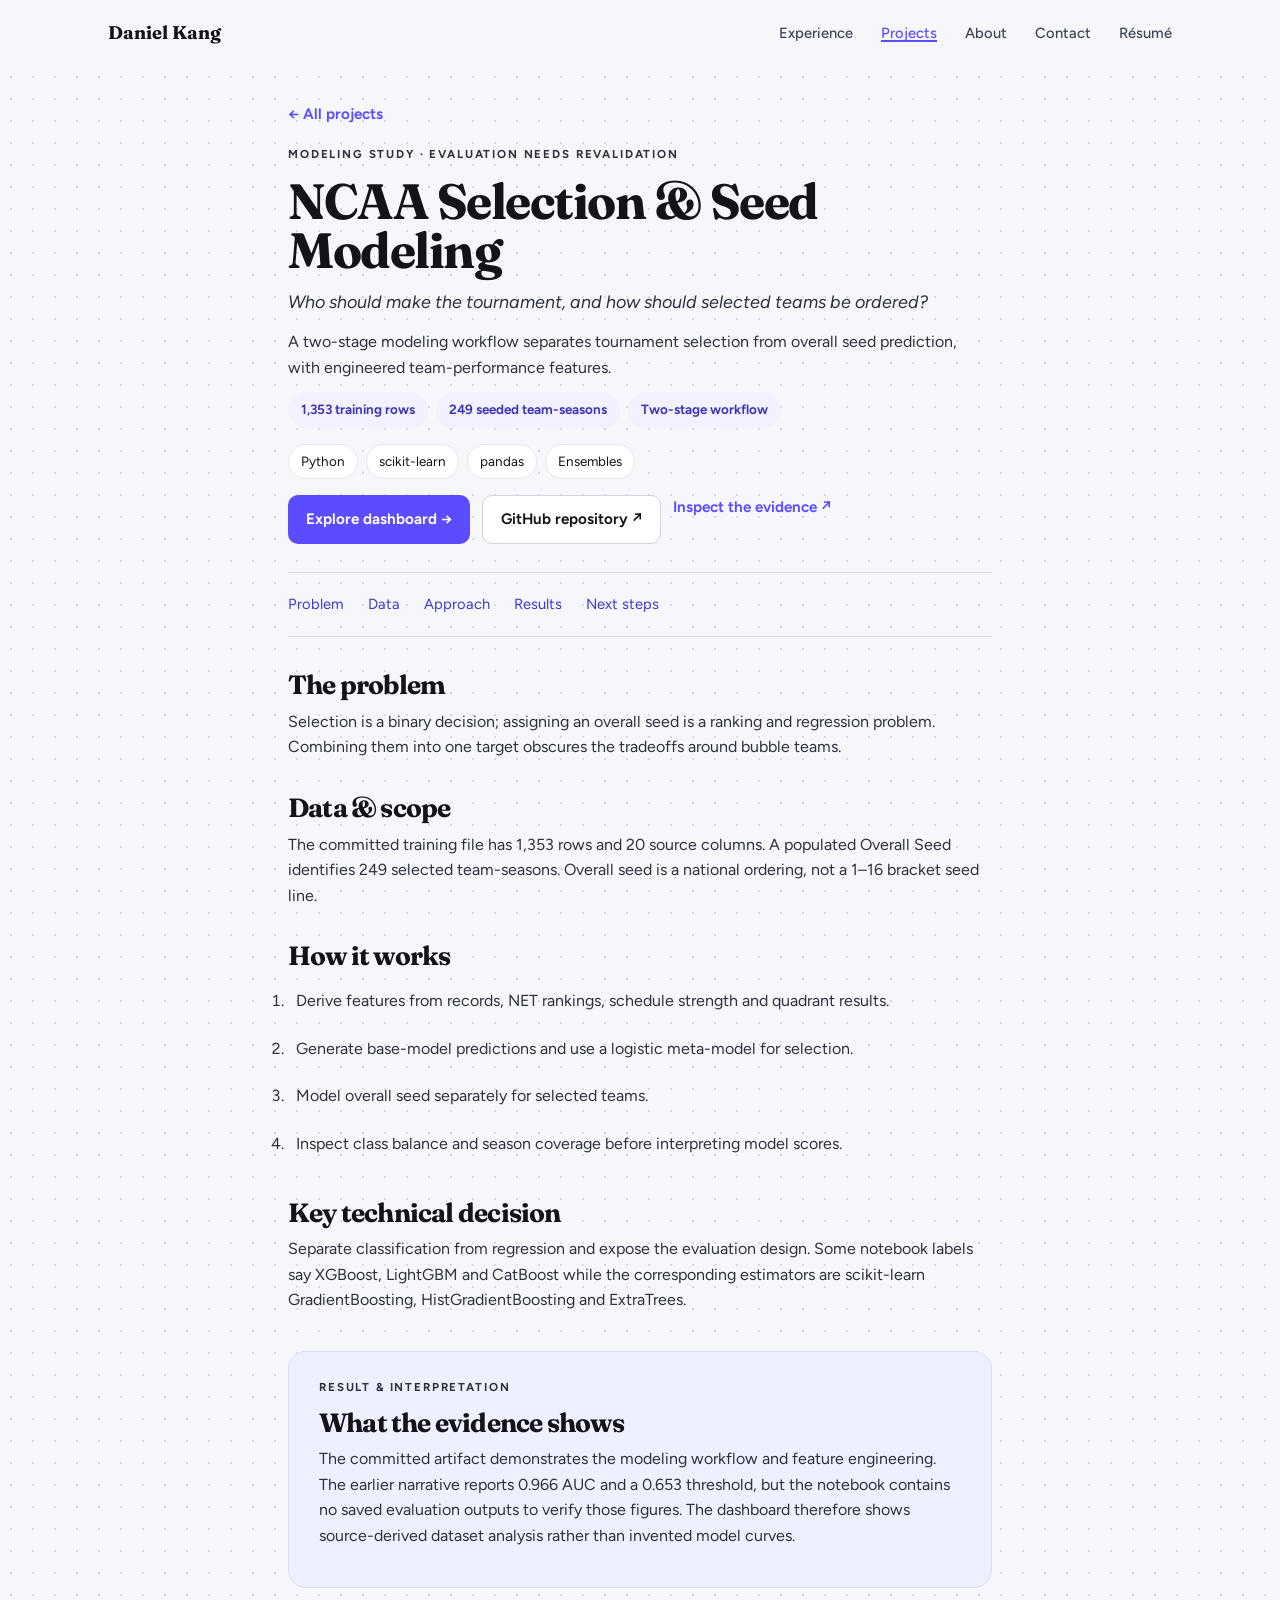
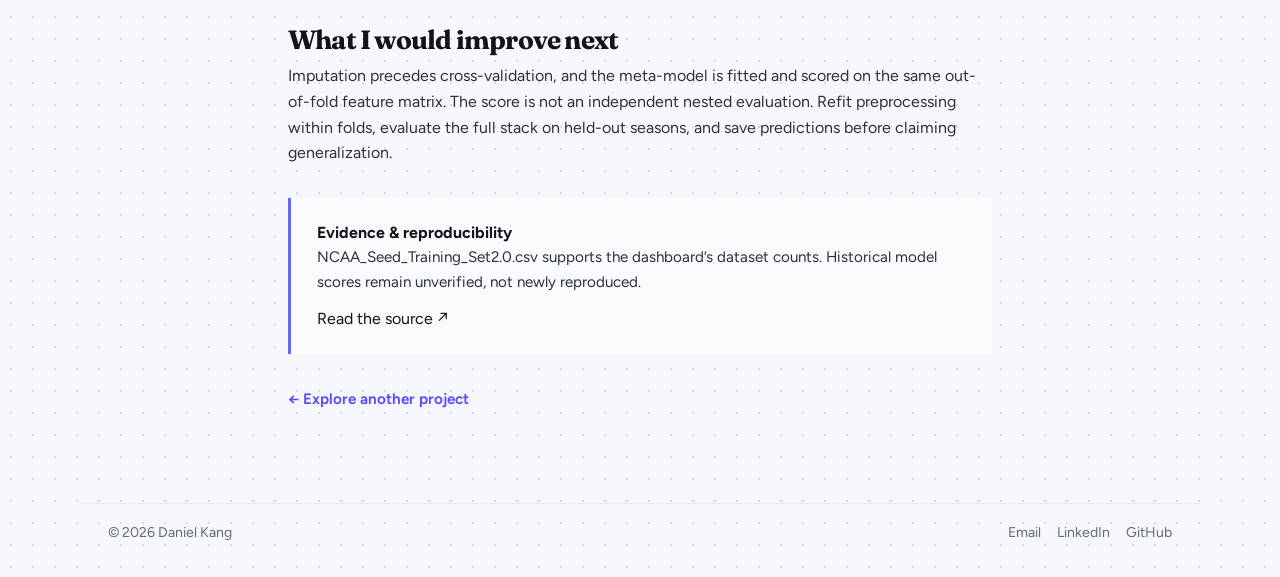
<file: projects/ncaa.html>
<!doctype html>
<html lang="en">
  <head>
    <meta charset="UTF-8" />
    <meta name="viewport" content="width=device-width, initial-scale=1.0" />
    <title>NCAA Selection Model · Daniel Kang</title>
    <link rel="stylesheet" href="../style.css?v=19" />
    <link
      href="https://fonts.googleapis.com/css2?family=Fraunces:opsz,wght@9..144,560;9..144,700&family=Figtree:wght@400;500;600;700&display=swap"
      rel="stylesheet"
    />
  </head>
  <body>
    <a class="skip" href="#main">Skip to content</a>
    <nav id="navbar">
      <div class="nav-inner">
        <a href="../index.html" class="nav-brand">Daniel Kang</a>
        <button
          class="hamburger"
          id="hamburger"
          aria-label="Menu"
          aria-controls="navLinks"
          aria-expanded="false"
        >
          <span></span><span></span><span></span>
        </button>
        <ul class="nav-links" id="navLinks">
          <li><a href="../journey.html">Experience</a></li>
          <li><a href="../projects.html" class="active">Projects</a></li>
          <li><a href="../index.html#about">About</a></li>
          <li><a href="../index.html#contact">Contact</a></li>
          <li><a href="../resume.pdf">Résumé</a></li>
        </ul>
      </div>
    </nav>
    <main id="main" class="case">
      <a class="text-link case-back" href="../projects.html">← All projects</a>
      <p class="eyebrow">Modeling study · evaluation needs revalidation</p>
      <h1>NCAA Selection &amp; Seed Modeling</h1>
      <p class="case-kicker">
        Who should make the tournament, and how should selected teams be
        ordered?
      </p>
      <p>
        A two-stage modeling workflow separates tournament selection from
        overall seed prediction, with engineered team-performance features.
      </p>
      <div class="chips chips-out">
        <span>1,353 training rows</span><span>249 seeded team-seasons</span
        ><span>Two-stage workflow</span>
      </div>
      <div class="chips">
        <span>Python</span><span>scikit-learn</span><span>pandas</span
        ><span>Ensembles</span>
      </div>
      <div class="case-actions">
        <a
          class="btn btn-primary"
          href="https://daniel-kang-vs.github.io/ncaa-tournament-prediction/"
          >Explore dashboard →</a
        ><a
          class="btn btn-outline"
          href="https://github.com/daniel-kang-vs/ncaa-tournament-prediction"
          >GitHub repository ↗</a
        ><a
          class="text-link"
          href="https://github.com/daniel-kang-vs/ncaa-tournament-prediction/blob/main/FinalFourAnalyticsChallenge2026.ipynb"
          >Inspect the evidence ↗</a
        >
      </div>
      <nav class="case-toc" aria-label="Case study sections">
        <a href="#problem">Problem</a><a href="#data">Data</a
        ><a href="#approach">Approach</a><a href="#results">Results</a
        ><a href="#limits">Next steps</a>
      </nav>
      <h2 id="problem">The problem</h2>
      <p>
        Selection is a binary decision; assigning an overall seed is a ranking
        and regression problem. Combining them into one target obscures the
        tradeoffs around bubble teams.
      </p>
      <h2 id="data">Data &amp; scope</h2>
      <p>
        The committed training file has 1,353 rows and 20 source columns. A
        populated Overall Seed identifies 249 selected team-seasons. Overall
        seed is a national ordering, not a 1–16 bracket seed line.
      </p>
      <h2 id="approach">How it works</h2>
      <ol class="case-steps">
        <li>
          Derive features from records, NET rankings, schedule strength and
          quadrant results.
        </li>
        <li>
          Generate base-model predictions and use a logistic meta-model for
          selection.
        </li>
        <li>Model overall seed separately for selected teams.</li>
        <li>
          Inspect class balance and season coverage before interpreting model
          scores.
        </li>
      </ol>
      <h2>Key technical decision</h2>
      <p>
        Separate classification from regression and expose the evaluation
        design. Some notebook labels say XGBoost, LightGBM and CatBoost while
        the corresponding estimators are scikit-learn GradientBoosting,
        HistGradientBoosting and ExtraTrees.
      </p>
      <section class="case-result" id="results">
        <p class="eyebrow">Result &amp; interpretation</p>
        <h2>What the evidence shows</h2>
        <p>
          The committed artifact demonstrates the modeling workflow and feature
          engineering. The earlier narrative reports 0.966 AUC and a 0.653
          threshold, but the notebook contains no saved evaluation outputs to
          verify those figures. The dashboard therefore shows source-derived
          dataset analysis rather than invented model curves.
        </p>
      </section>
      <h2 id="limits">What I would improve next</h2>
      <p>
        Imputation precedes cross-validation, and the meta-model is fitted and
        scored on the same out-of-fold feature matrix. The score is not an
        independent nested evaluation. Refit preprocessing within folds,
        evaluate the full stack on held-out seasons, and save predictions before
        claiming generalization.
      </p>
      <aside class="evidence-note">
        <strong>Evidence &amp; reproducibility</strong>
        <p>
          NCAA_Seed_Training_Set2.0.csv supports the dashboard’s dataset counts.
          Historical model scores remain unverified, not newly reproduced.
        </p>
        <a
          href="https://github.com/daniel-kang-vs/ncaa-tournament-prediction/blob/main/FinalFourAnalyticsChallenge2026.ipynb"
          >Read the source ↗</a
        >
      </aside>
      <p>
        <a class="text-link" href="../projects.html"
          >← Explore another project</a
        >
      </p>
    </main>
    <footer>
      <p>© 2026 Daniel Kang</p>
      <p class="footer-links">
        <a href="mailto:danielbjkang@gmail.com">Email</a>
        <a
          href="https://www.linkedin.com/in/daniel-byungjoo-kang/"
          target="_blank"
          rel="noopener"
          >LinkedIn</a
        >
        <a
          href="https://github.com/daniel-kang-vs"
          target="_blank"
          rel="noopener"
          >GitHub</a
        >
      </p>
    </footer>
    <script>
      const hamburger = document.getElementById("hamburger");
      const navLinks = document.getElementById("navLinks");
      hamburger.addEventListener("click", () => {
        navLinks.classList.toggle("open");
        hamburger.classList.toggle("active");
        hamburger.setAttribute(
          "aria-expanded",
          navLinks.classList.contains("open"),
        );
      });
    </script>
  </body>
</html>
</file>
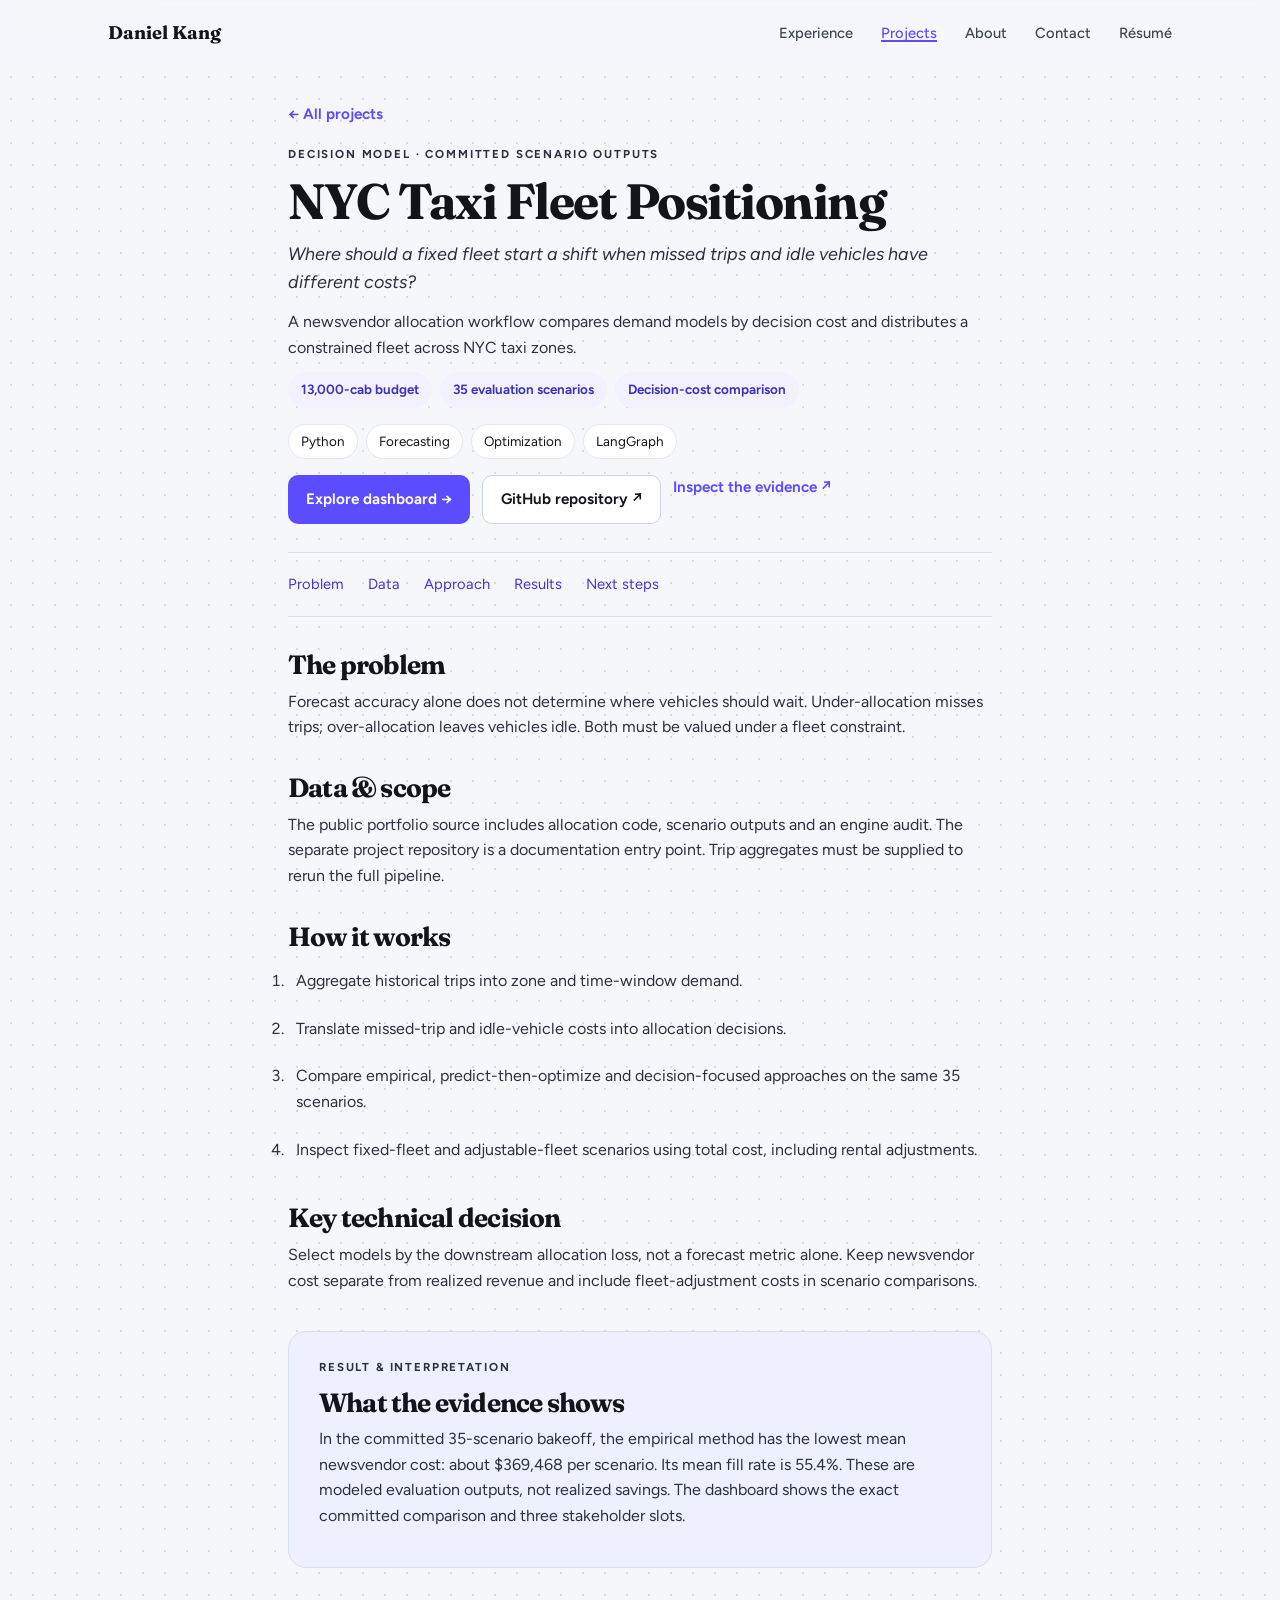
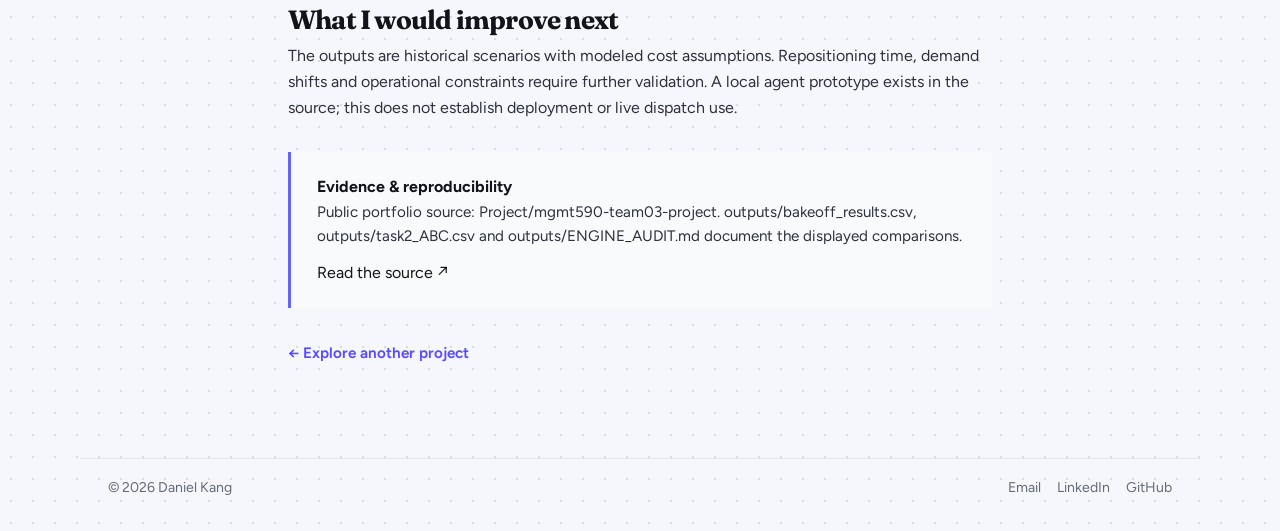
<file: projects/nyc-taxi.html>
<!doctype html>
<html lang="en">
  <head>
    <meta charset="UTF-8" />
    <meta name="viewport" content="width=device-width, initial-scale=1.0" />
    <title>NYC Taxi Fleet Positioning · Daniel Kang</title>
    <link rel="stylesheet" href="../style.css?v=19" />
    <link
      href="https://fonts.googleapis.com/css2?family=Fraunces:opsz,wght@9..144,560;9..144,700&family=Figtree:wght@400;500;600;700&display=swap"
      rel="stylesheet"
    />
  </head>
  <body>
    <a class="skip" href="#main">Skip to content</a>
    <nav id="navbar">
      <div class="nav-inner">
        <a href="../index.html" class="nav-brand">Daniel Kang</a>
        <button
          class="hamburger"
          id="hamburger"
          aria-label="Menu"
          aria-controls="navLinks"
          aria-expanded="false"
        >
          <span></span><span></span><span></span>
        </button>
        <ul class="nav-links" id="navLinks">
          <li><a href="../journey.html">Experience</a></li>
          <li><a href="../projects.html" class="active">Projects</a></li>
          <li><a href="../index.html#about">About</a></li>
          <li><a href="../index.html#contact">Contact</a></li>
          <li><a href="../resume.pdf">Résumé</a></li>
        </ul>
      </div>
    </nav>
    <main id="main" class="case">
      <a class="text-link case-back" href="../projects.html">← All projects</a>
      <p class="eyebrow">Decision model · committed scenario outputs</p>
      <h1>NYC Taxi Fleet Positioning</h1>
      <p class="case-kicker">
        Where should a fixed fleet start a shift when missed trips and idle
        vehicles have different costs?
      </p>
      <p>
        A newsvendor allocation workflow compares demand models by decision cost
        and distributes a constrained fleet across NYC taxi zones.
      </p>
      <div class="chips chips-out">
        <span>13,000-cab budget</span><span>35 evaluation scenarios</span
        ><span>Decision-cost comparison</span>
      </div>
      <div class="chips">
        <span>Python</span><span>Forecasting</span><span>Optimization</span
        ><span>LangGraph</span>
      </div>
      <div class="case-actions">
        <a
          class="btn btn-primary"
          href="https://daniel-kang-vs.github.io/nyc-taxi-fleet-optimization/"
          >Explore dashboard →</a
        ><a
          class="btn btn-outline"
          href="https://github.com/daniel-kang-vs/nyc-taxi-fleet-optimization"
          >GitHub repository ↗</a
        ><a
          class="text-link"
          href="https://github.com/daniel-kang-vs/daniel-kang-vs.github.io/tree/main/Project/mgmt590-team03-project"
          >Inspect the evidence ↗</a
        >
      </div>
      <nav class="case-toc" aria-label="Case study sections">
        <a href="#problem">Problem</a><a href="#data">Data</a
        ><a href="#approach">Approach</a><a href="#results">Results</a
        ><a href="#limits">Next steps</a>
      </nav>
      <h2 id="problem">The problem</h2>
      <p>
        Forecast accuracy alone does not determine where vehicles should wait.
        Under-allocation misses trips; over-allocation leaves vehicles idle.
        Both must be valued under a fleet constraint.
      </p>
      <h2 id="data">Data &amp; scope</h2>
      <p>
        The public portfolio source includes allocation code, scenario outputs
        and an engine audit. The separate project repository is a documentation
        entry point. Trip aggregates must be supplied to rerun the full
        pipeline.
      </p>
      <h2 id="approach">How it works</h2>
      <ol class="case-steps">
        <li>Aggregate historical trips into zone and time-window demand.</li>
        <li>
          Translate missed-trip and idle-vehicle costs into allocation
          decisions.
        </li>
        <li>
          Compare empirical, predict-then-optimize and decision-focused
          approaches on the same 35 scenarios.
        </li>
        <li>
          Inspect fixed-fleet and adjustable-fleet scenarios using total cost,
          including rental adjustments.
        </li>
      </ol>
      <h2>Key technical decision</h2>
      <p>
        Select models by the downstream allocation loss, not a forecast metric
        alone. Keep newsvendor cost separate from realized revenue and include
        fleet-adjustment costs in scenario comparisons.
      </p>
      <section class="case-result" id="results">
        <p class="eyebrow">Result &amp; interpretation</p>
        <h2>What the evidence shows</h2>
        <p>
          In the committed 35-scenario bakeoff, the empirical method has the
          lowest mean newsvendor cost: about $369,468 per scenario. Its mean
          fill rate is 55.4%. These are modeled evaluation outputs, not realized
          savings. The dashboard shows the exact committed comparison and three
          stakeholder slots.
        </p>
      </section>
      <h2 id="limits">What I would improve next</h2>
      <p>
        The outputs are historical scenarios with modeled cost assumptions.
        Repositioning time, demand shifts and operational constraints require
        further validation. A local agent prototype exists in the source; this
        does not establish deployment or live dispatch use.
      </p>
      <aside class="evidence-note">
        <strong>Evidence &amp; reproducibility</strong>
        <p>
          Public portfolio source: Project/mgmt590-team03-project.
          outputs/bakeoff_results.csv, outputs/task2_ABC.csv and
          outputs/ENGINE_AUDIT.md document the displayed comparisons.
        </p>
        <a
          href="https://github.com/daniel-kang-vs/daniel-kang-vs.github.io/tree/main/Project/mgmt590-team03-project"
          >Read the source ↗</a
        >
      </aside>
      <p>
        <a class="text-link" href="../projects.html"
          >← Explore another project</a
        >
      </p>
    </main>
    <footer>
      <p>© 2026 Daniel Kang</p>
      <p class="footer-links">
        <a href="mailto:danielbjkang@gmail.com">Email</a>
        <a
          href="https://www.linkedin.com/in/daniel-byungjoo-kang/"
          target="_blank"
          rel="noopener"
          >LinkedIn</a
        >
        <a
          href="https://github.com/daniel-kang-vs"
          target="_blank"
          rel="noopener"
          >GitHub</a
        >
      </p>
    </footer>
    <script>
      const hamburger = document.getElementById("hamburger");
      const navLinks = document.getElementById("navLinks");
      hamburger.addEventListener("click", () => {
        navLinks.classList.toggle("open");
        hamburger.classList.toggle("active");
        hamburger.setAttribute(
          "aria-expanded",
          navLinks.classList.contains("open"),
        );
      });
    </script>
  </body>
</html>
</file>
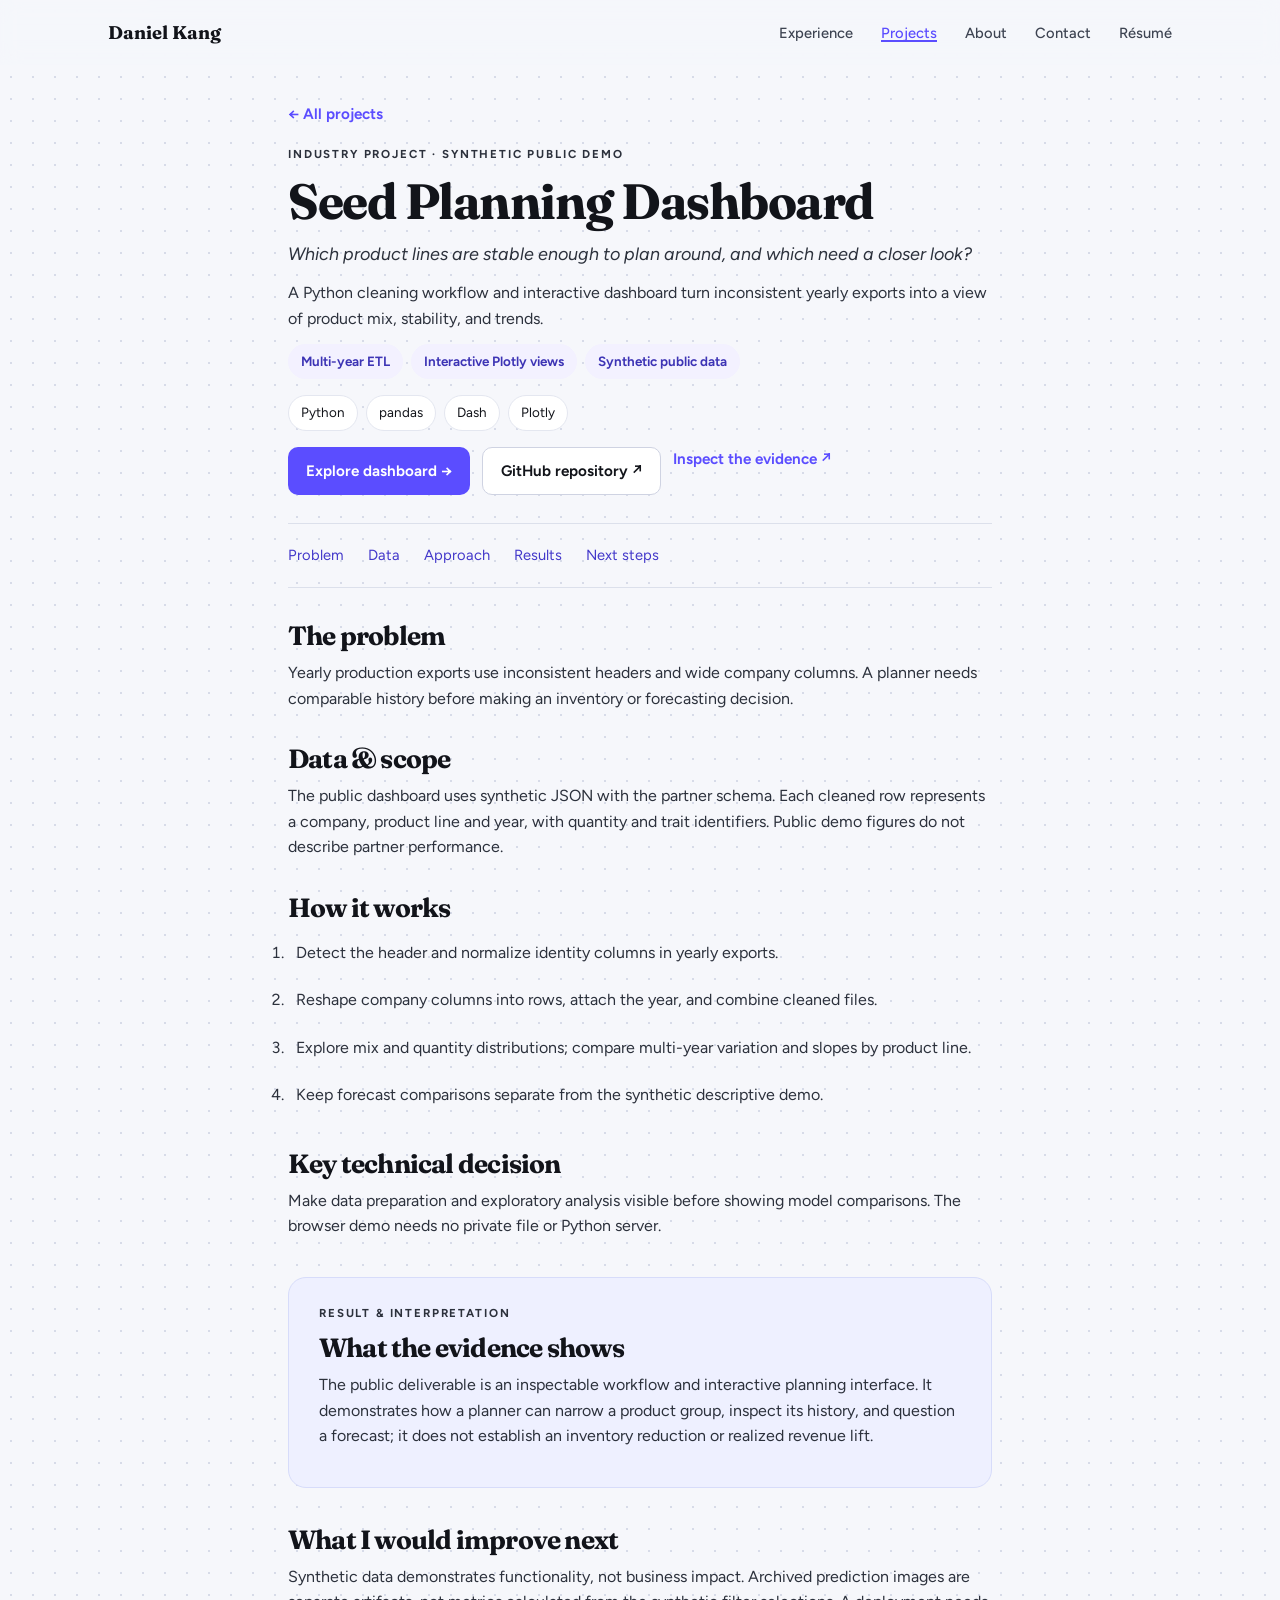
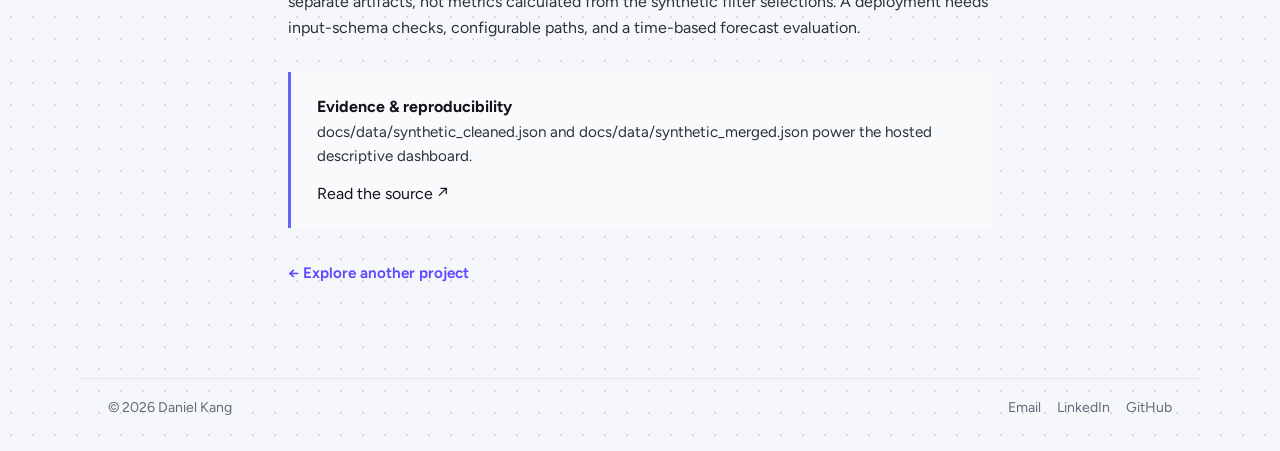
<file: projects/seed-demand.html>
<!doctype html>
<html lang="en">
  <head>
    <meta charset="UTF-8" />
    <meta name="viewport" content="width=device-width, initial-scale=1.0" />
    <title>Seed Planning Dashboard · Daniel Kang</title>
    <link rel="stylesheet" href="../style.css?v=19" />
    <link
      href="https://fonts.googleapis.com/css2?family=Fraunces:opsz,wght@9..144,560;9..144,700&family=Figtree:wght@400;500;600;700&display=swap"
      rel="stylesheet"
    />
  </head>
  <body>
    <a class="skip" href="#main">Skip to content</a>
    <nav id="navbar">
      <div class="nav-inner">
        <a href="../index.html" class="nav-brand">Daniel Kang</a>
        <button
          class="hamburger"
          id="hamburger"
          aria-label="Menu"
          aria-controls="navLinks"
          aria-expanded="false"
        >
          <span></span><span></span><span></span>
        </button>
        <ul class="nav-links" id="navLinks">
          <li><a href="../journey.html">Experience</a></li>
          <li><a href="../projects.html" class="active">Projects</a></li>
          <li><a href="../index.html#about">About</a></li>
          <li><a href="../index.html#contact">Contact</a></li>
          <li><a href="../resume.pdf">Résumé</a></li>
        </ul>
      </div>
    </nav>
    <main id="main" class="case">
      <a class="text-link case-back" href="../projects.html">← All projects</a>
      <p class="eyebrow">Industry project · synthetic public demo</p>
      <h1>Seed Planning Dashboard</h1>
      <p class="case-kicker">
        Which product lines are stable enough to plan around, and which need a
        closer look?
      </p>
      <p>
        A Python cleaning workflow and interactive dashboard turn inconsistent
        yearly exports into a view of product mix, stability, and trends.
      </p>
      <div class="chips chips-out">
        <span>Multi-year ETL</span><span>Interactive Plotly views</span
        ><span>Synthetic public data</span>
      </div>
      <div class="chips">
        <span>Python</span><span>pandas</span><span>Dash</span
        ><span>Plotly</span>
      </div>
      <div class="case-actions">
        <a
          class="btn btn-primary"
          href="https://daniel-kang-vs.github.io/seed-demand-forecasting/"
          >Explore dashboard →</a
        ><a
          class="btn btn-outline"
          href="https://github.com/daniel-kang-vs/seed-demand-forecasting"
          >GitHub repository ↗</a
        ><a
          class="text-link"
          href="https://github.com/daniel-kang-vs/seed-demand-forecasting/blob/main/hubner_predictions-app/pipeline.py"
          >Inspect the evidence ↗</a
        >
      </div>
      <nav class="case-toc" aria-label="Case study sections">
        <a href="#problem">Problem</a><a href="#data">Data</a
        ><a href="#approach">Approach</a><a href="#results">Results</a
        ><a href="#limits">Next steps</a>
      </nav>
      <h2 id="problem">The problem</h2>
      <p>
        Yearly production exports use inconsistent headers and wide company
        columns. A planner needs comparable history before making an inventory
        or forecasting decision.
      </p>
      <h2 id="data">Data &amp; scope</h2>
      <p>
        The public dashboard uses synthetic JSON with the partner schema. Each
        cleaned row represents a company, product line and year, with quantity
        and trait identifiers. Public demo figures do not describe partner
        performance.
      </p>
      <h2 id="approach">How it works</h2>
      <ol class="case-steps">
        <li>
          Detect the header and normalize identity columns in yearly exports.
        </li>
        <li>
          Reshape company columns into rows, attach the year, and combine
          cleaned files.
        </li>
        <li>
          Explore mix and quantity distributions; compare multi-year variation
          and slopes by product line.
        </li>
        <li>
          Keep forecast comparisons separate from the synthetic descriptive
          demo.
        </li>
      </ol>
      <h2>Key technical decision</h2>
      <p>
        Make data preparation and exploratory analysis visible before showing
        model comparisons. The browser demo needs no private file or Python
        server.
      </p>
      <section class="case-result" id="results">
        <p class="eyebrow">Result &amp; interpretation</p>
        <h2>What the evidence shows</h2>
        <p>
          The public deliverable is an inspectable workflow and interactive
          planning interface. It demonstrates how a planner can narrow a product
          group, inspect its history, and question a forecast; it does not
          establish an inventory reduction or realized revenue lift.
        </p>
      </section>
      <h2 id="limits">What I would improve next</h2>
      <p>
        Synthetic data demonstrates functionality, not business impact. Archived
        prediction images are separate artifacts, not metrics calculated from
        the synthetic filter selections. A deployment needs input-schema checks,
        configurable paths, and a time-based forecast evaluation.
      </p>
      <aside class="evidence-note" id="implementation">
        <strong>Evidence &amp; reproducibility</strong>
        <p>
          docs/data/synthetic_cleaned.json and docs/data/synthetic_merged.json
          power the hosted descriptive dashboard.
        </p>
        <a
          href="https://github.com/daniel-kang-vs/seed-demand-forecasting/blob/main/hubner_predictions-app/pipeline.py"
          >Read the source ↗</a
        >
      </aside>
      <p>
        <a class="text-link" href="../projects.html"
          >← Explore another project</a
        >
      </p>
    </main>
    <footer>
      <p>© 2026 Daniel Kang</p>
      <p class="footer-links">
        <a href="mailto:danielbjkang@gmail.com">Email</a>
        <a
          href="https://www.linkedin.com/in/daniel-byungjoo-kang/"
          target="_blank"
          rel="noopener"
          >LinkedIn</a
        >
        <a
          href="https://github.com/daniel-kang-vs"
          target="_blank"
          rel="noopener"
          >GitHub</a
        >
      </p>
    </footer>
    <script>
      const hamburger = document.getElementById("hamburger");
      const navLinks = document.getElementById("navLinks");
      hamburger.addEventListener("click", () => {
        navLinks.classList.toggle("open");
        hamburger.classList.toggle("active");
        hamburger.setAttribute(
          "aria-expanded",
          navLinks.classList.contains("open"),
        );
      });
    </script>
  </body>
</html>
</file>
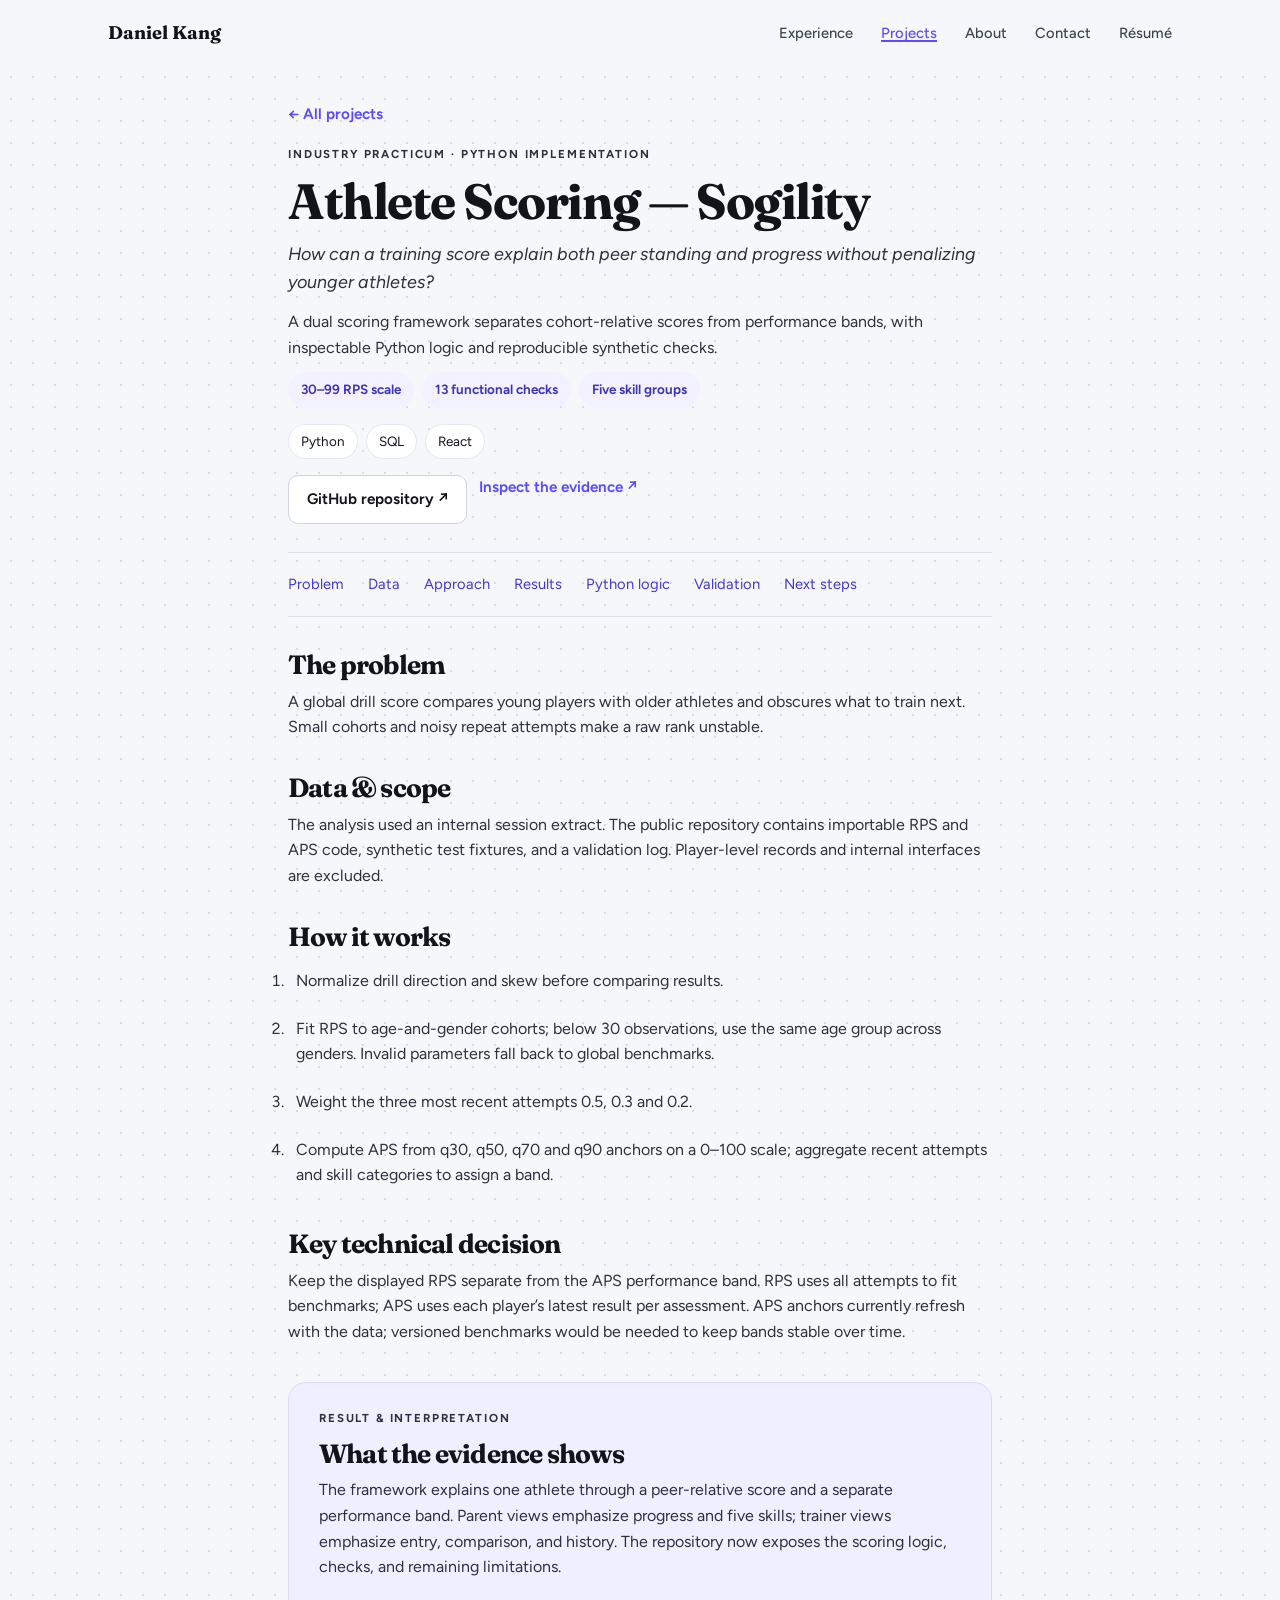
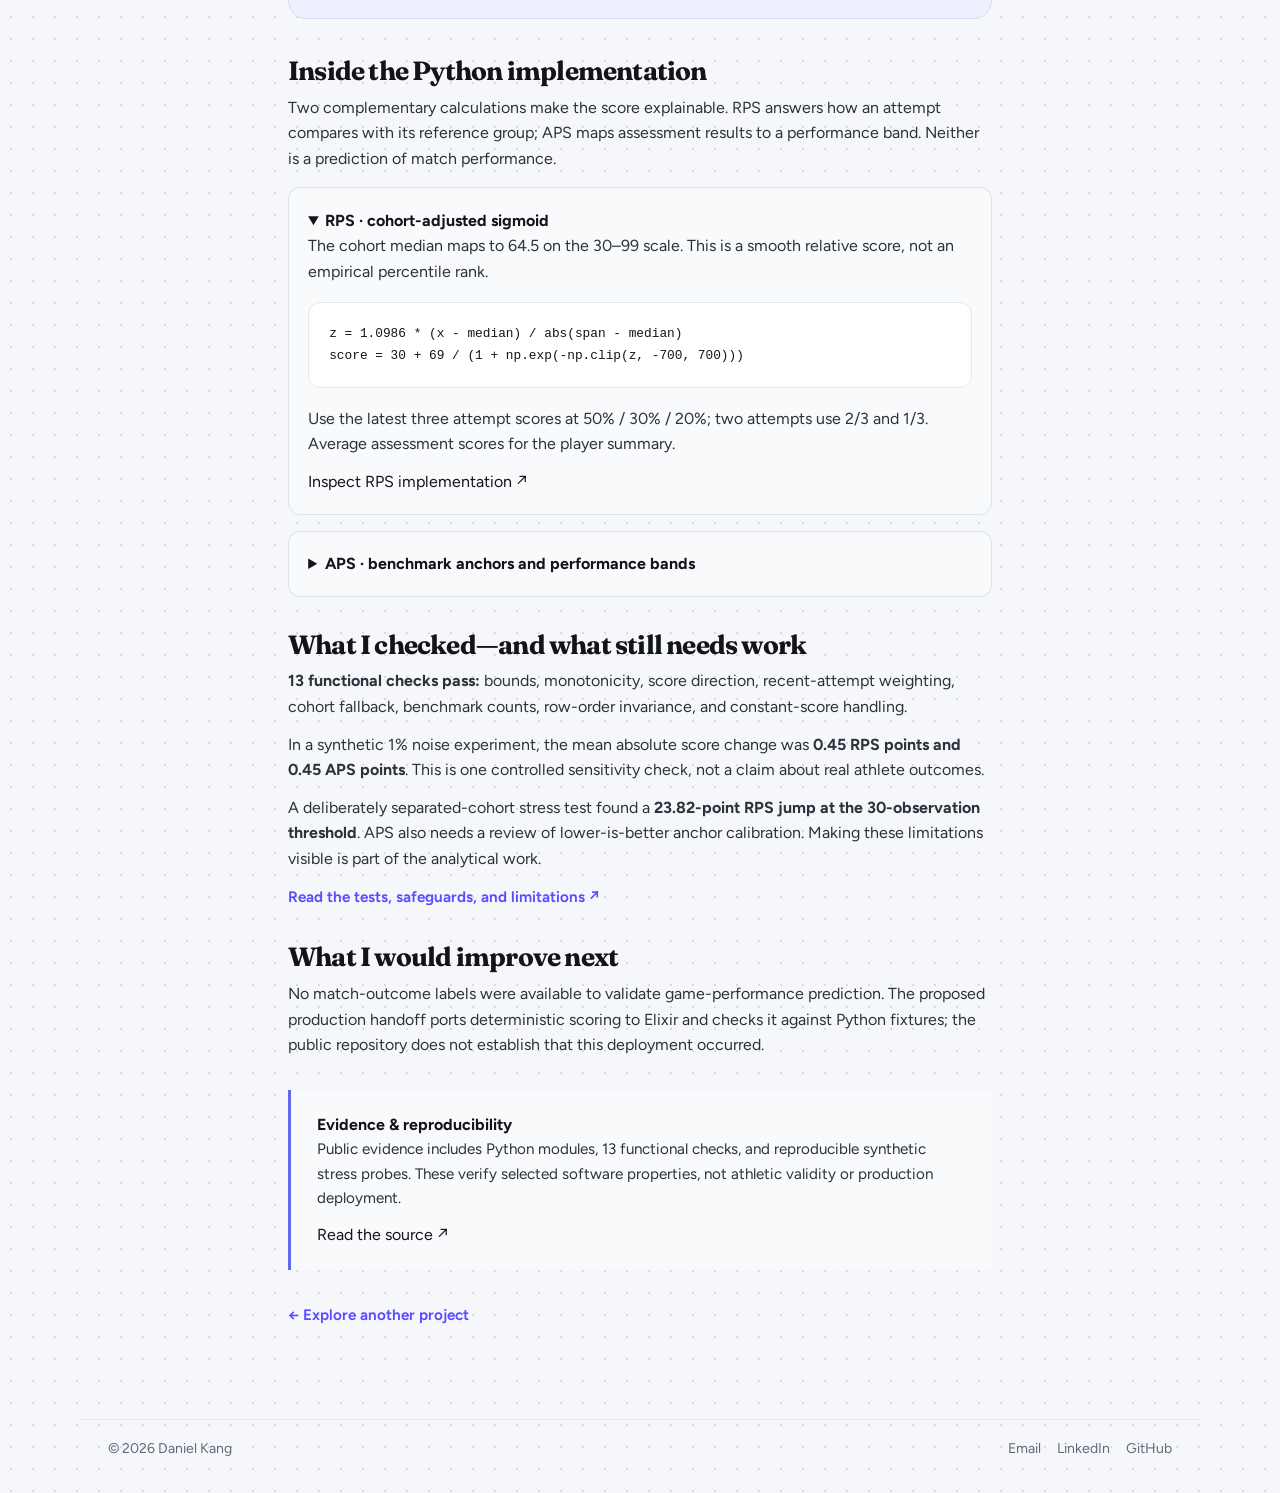
<file: projects/sogility.html>
<!doctype html>
<html lang="en">
  <head>
    <meta charset="UTF-8" />
    <meta name="viewport" content="width=device-width, initial-scale=1.0" />
    <style>
      .scoring-code { border: 1px solid #d9e2e6; border-radius: 12px; padding: 1.2rem; margin: 1rem 0; background: #f8fafb; }
      .scoring-code summary { cursor: pointer; font-weight: 700; }
      .scoring-code pre { padding: 1rem; overflow-x: auto; background: #eef3f5; border-radius: 8px; font-size: .85rem; line-height: 1.7; max-width: 100%; }
      .scoring-code a { overflow-wrap: anywhere; }
    </style>
    <title>Athlete Scoring — Sogility · Daniel Kang</title>
    <link rel="stylesheet" href="../style.css?v=19" />
    <link
      href="https://fonts.googleapis.com/css2?family=Fraunces:opsz,wght@9..144,560;9..144,700&family=Figtree:wght@400;500;600;700&display=swap"
      rel="stylesheet"
    />
  </head>
  <body>
    <a class="skip" href="#main">Skip to content</a>
    <nav id="navbar">
      <div class="nav-inner">
        <a href="../index.html" class="nav-brand">Daniel Kang</a>
        <button
          class="hamburger"
          id="hamburger"
          aria-label="Menu"
          aria-controls="navLinks"
          aria-expanded="false"
        >
          <span></span><span></span><span></span>
        </button>
        <ul class="nav-links" id="navLinks">
          <li><a href="../journey.html">Experience</a></li>
          <li><a href="../projects.html" class="active">Projects</a></li>
          <li><a href="../index.html#about">About</a></li>
          <li><a href="../index.html#contact">Contact</a></li>
          <li><a href="../resume.pdf">Résumé</a></li>
        </ul>
      </div>
    </nav>
    <main id="main" class="case">
      <a class="text-link case-back" href="../projects.html">← All projects</a>
      <p class="eyebrow">Industry practicum · Python implementation</p>
      <h1>Athlete Scoring — Sogility</h1>
      <p class="case-kicker">
        How can a training score explain both peer standing and progress without
        penalizing younger athletes?
      </p>
      <p>
        A dual scoring framework separates cohort-relative scores from performance
        bands, with inspectable Python logic and reproducible synthetic checks.
      </p>
      <div class="chips chips-out">
        <span>30–99 RPS scale</span><span>13 functional checks</span
        ><span>Five skill groups</span>
      </div>
      <div class="chips">
        <span>Python</span><span>SQL</span><span>React</span>
      </div>
      <div class="case-actions">
        <a
          class="btn btn-outline"
          href="https://github.com/daniel-kang-vs/sogility-athlete-scoring"
          >GitHub repository ↗</a
        ><a
          class="text-link"
          href="https://github.com/daniel-kang-vs/sogility-athlete-scoring/blob/main/README.md"
          >Inspect the evidence ↗</a
        >
      </div>
      <nav class="case-toc" aria-label="Case study sections">
        <a href="#problem">Problem</a><a href="#data">Data</a
        ><a href="#approach">Approach</a><a href="#results">Results</a
        ><a href="#code">Python logic</a><a href="#validation">Validation</a><a href="#limits">Next steps</a>
      </nav>
      <h2 id="problem">The problem</h2>
      <p>
        A global drill score compares young players with older athletes and
        obscures what to train next. Small cohorts and noisy repeat attempts
        make a raw rank unstable.
      </p>
      <h2 id="data">Data &amp; scope</h2>
      <p>
        The analysis used an internal session extract. The public repository
        contains importable RPS and APS code, synthetic test fixtures, and a
        validation log. Player-level records and internal interfaces are excluded.
      </p>
      <h2 id="approach">How it works</h2>
      <ol class="case-steps">
        <li>Normalize drill direction and skew before comparing results.</li>
        <li>
          Fit RPS to age-and-gender cohorts; below 30 observations, use the same
          age group across genders. Invalid parameters fall back to global benchmarks.
        </li>
        <li>Weight the three most recent attempts 0.5, 0.3 and 0.2.</li>
        <li>
          Compute APS from q30, q50, q70 and q90 anchors on a 0–100 scale;
          aggregate recent attempts and skill categories to assign a band.
        </li>
      </ol>
      <h2>Key technical decision</h2>
      <p>
        Keep the displayed RPS separate from the APS performance band. RPS
        uses all attempts to fit benchmarks; APS uses each player’s latest result
        per assessment. APS anchors currently refresh with the data; versioned
        benchmarks would be needed to keep bands stable over time.
      </p>
      <section class="case-result" id="results">
        <p class="eyebrow">Result &amp; interpretation</p>
        <h2>What the evidence shows</h2>
        <p>
          The framework explains one athlete through a peer-relative score and a
          separate performance band. Parent views emphasize progress and five
          skills; trainer views emphasize entry, comparison, and history. The
          repository now exposes the scoring logic, checks, and remaining limitations.
        </p>
      </section>
      <h2 id="code">Inside the Python implementation</h2>
      <p>Two complementary calculations make the score explainable. RPS answers
        how an attempt compares with its reference group; APS maps assessment
        results to a performance band. Neither is a prediction of match performance.</p>
      <details class="scoring-code" open>
        <summary>RPS · cohort-adjusted sigmoid</summary>
        <p>The cohort median maps to 64.5 on the 30–99 scale. This is a smooth
          relative score, not an empirical percentile rank.</p>
        <pre><code>z = 1.0986 * (x - median) / abs(span - median)
score = 30 + 69 / (1 + np.exp(-np.clip(z, -700, 700)))</code></pre>
        <p>Use the latest three attempt scores at 50% / 30% / 20%; two attempts
          use 2/3 and 1/3. Average assessment scores for the player summary.</p>
        <a href="https://github.com/daniel-kang-vs/sogility-athlete-scoring/blob/main/sigmoid_cohort.py">Inspect RPS implementation ↗</a>
      </details>
      <details class="scoring-code">
        <summary>APS · benchmark anchors and performance bands</summary>
        <p>For higher-is-better drills, benchmark quantiles map directly to
          score anchors. Lower-is-better handling is documented as a review item.</p>
        <pre><code># Higher-is-better anchor mapping
# q30 → 30, q50 → 50, q70 → 70, q90 → 90
aps = y0 + (score - x0) * (y1 - y0) / (x1 - x0)
aps = np.clip(aps, 0, 100)</code></pre>
        <p>Recent attempts feed assessment scores, then skill-category averages.
          Bands run from Foundation to Elite; APS remains on a 0–100 scale.</p>
        <a href="https://github.com/daniel-kang-vs/sogility-athlete-scoring/blob/main/final_aps.py">Inspect APS implementation ↗</a>
      </details>
      <h2 id="validation">What I checked—and what still needs work</h2>
      <p><strong>13 functional checks pass:</strong> bounds, monotonicity, score
        direction, recent-attempt weighting, cohort fallback, benchmark counts,
        row-order invariance, and constant-score handling.</p>
      <p>In a synthetic 1% noise experiment, the mean absolute score change was
        <strong>0.45 RPS points and 0.45 APS points</strong>. This is one controlled
        sensitivity check, not a claim about real athlete outcomes.</p>
      <p>A deliberately separated-cohort stress test found a
        <strong>23.82-point RPS jump at the 30-observation threshold</strong>.
        APS also needs a review of lower-is-better anchor calibration.
        Making these limitations visible is part of the analytical work.</p>
      <p><a class="text-link" href="https://github.com/daniel-kang-vs/sogility-athlete-scoring/blob/main/VALIDATION.md">Read the tests, safeguards, and limitations ↗</a></p>
      <h2 id="limits">What I would improve next</h2>
      <p>
        No match-outcome labels were available to validate game-performance
        prediction. The proposed production handoff ports deterministic scoring
        to Elixir and checks it against Python fixtures; the public repository
        does not establish that this deployment occurred.
      </p>
      <aside class="evidence-note">
        <strong>Evidence &amp; reproducibility</strong>
        <p>
          Public evidence includes Python modules, 13 functional checks, and
          reproducible synthetic stress probes. These verify selected software
          properties, not athletic validity or production deployment.
        </p>
        <a
          href="https://github.com/daniel-kang-vs/sogility-athlete-scoring/blob/main/README.md"
          >Read the source ↗</a
        >
      </aside>
      <p>
        <a class="text-link" href="../projects.html"
          >← Explore another project</a
        >
      </p>
    </main>
    <footer>
      <p>© 2026 Daniel Kang</p>
      <p class="footer-links">
        <a href="mailto:danielbjkang@gmail.com">Email</a>
        <a
          href="https://www.linkedin.com/in/daniel-byungjoo-kang/"
          target="_blank"
          rel="noopener"
          >LinkedIn</a
        >
        <a
          href="https://github.com/daniel-kang-vs"
          target="_blank"
          rel="noopener"
          >GitHub</a
        >
      </p>
    </footer>
    <script>
      const hamburger = document.getElementById("hamburger");
      const navLinks = document.getElementById("navLinks");
      hamburger.addEventListener("click", () => {
        navLinks.classList.toggle("open");
        hamburger.classList.toggle("active");
        hamburger.setAttribute(
          "aria-expanded",
          navLinks.classList.contains("open"),
        );
      });
    </script>
  </body>
</html>
</file>
<file: style.css>
*, *::before, *::after { box-sizing: border-box; margin: 0; padding: 0; }

:root {
  --bg: #f6f7fb;
  --text: #12141a;
  --muted: #5c6370;
  --accent: #5b4dff;
  --accent-dark: #4338ca;
  --line: #e4e7f0;
  --card: #ffffff;
  --dot: #d7dbe8;
  --serif: "Fraunces", Georgia, serif;
  --sans: "Figtree", -apple-system, BlinkMacSystemFont, sans-serif;
  --max: 1120px;
}

html { scroll-behavior: smooth; }

body {
  font-family: var(--sans);
  color: var(--text);
  background-color: var(--bg);
  background-image: radial-gradient(var(--dot) 1.1px, transparent 1.1px);
  background-size: 22px 22px;
  line-height: 1.6;
  -webkit-font-smoothing: antialiased;
}

a { color: inherit; text-decoration: none; }
img { max-width: 100%; display: block; }
.skip {
  position: absolute; left: 12px; top: -40px; background: #fff; padding: 8px 12px; z-index: 20;
}
.skip:focus { top: 12px; }

#navbar {
  position: sticky; top: 0; z-index: 30;
  background: rgba(246, 247, 251, 0.9);
  backdrop-filter: blur(10px);
}
#navbar.scrolled { border-bottom: 1px solid var(--line); }
.nav-inner {
  max-width: var(--max); margin: 0 auto;
  display: flex; align-items: center; justify-content: space-between;
  padding: 18px 28px;
}
.nav-brand { font-family: var(--serif); font-weight: 700; font-size: 1.15rem; }
.nav-links { display: flex; gap: 28px; list-style: none; }
.nav-links a { font-size: 0.92rem; color: #3d4452; font-weight: 500; }
.nav-links a:hover, .nav-links a.active { color: var(--accent); }
.nav-links a.active { box-shadow: inset 0 -2px 0 var(--accent); }

.hamburger { display: none; background: none; border: 0; cursor: pointer; flex-direction: column; gap: 5px; }
.hamburger span { width: 22px; height: 2px; background: var(--text); display: block; }

#hero, section { max-width: var(--max); margin: 0 auto; padding: 28px 28px 72px; scroll-margin-top: 88px; }
#hero { padding-top: 36px; min-height: calc(100vh - 72px); display: flex; align-items: center; }

.hero-grid {
  width: 100%;
  display: grid;
  grid-template-columns: minmax(0, 1.15fr) minmax(280px, 380px);
  gap: 56px;
  align-items: center;
}

.eyebrow {
  font-size: 0.72rem; letter-spacing: 0.16em; text-transform: uppercase;
  color: var(--accent); font-weight: 700; margin-bottom: 14px;
}
h1 {
  font-family: var(--serif); font-weight: 700; letter-spacing: -0.03em;
  font-size: clamp(3.2rem, 6vw, 4.6rem); line-height: 0.98; margin-bottom: 18px;
}
h2 {
  font-family: var(--serif); font-weight: 700; letter-spacing: -0.03em;
  font-size: clamp(2rem, 4vw, 2.7rem); line-height: 1.05;
}
.hero-lead { font-size: 1.05rem; max-width: 560px; margin-bottom: 16px; }
.hero-lead a, .hero-lead strong { color: var(--accent); font-weight: 650; }
.status { color: var(--muted); font-size: 0.92rem; margin-bottom: 22px; display: flex; gap: 8px; align-items: flex-start; }
.status-dot {
  width: 8px; height: 8px; border-radius: 50%; background: var(--accent); margin-top: 7px; flex: none;
}
.hero-cta { display: flex; gap: 12px; flex-wrap: wrap; margin-bottom: 28px; }
.btn {
  display: inline-flex; align-items: center; justify-content: center;
  padding: 11px 18px; border-radius: 10px; font-weight: 650; font-size: 0.95rem;
}
.btn-primary { background: var(--accent); color: #fff; }
.btn-primary:hover { background: var(--accent-dark); }
.btn-outline { border: 1.5px solid #cfd3e2; background: #fff; color: var(--text); }
.btn-outline:hover { border-color: var(--accent); color: var(--accent); }

.orgs, .stack { color: #8b919e; font-size: 0.78rem; letter-spacing: 0.12em; text-transform: uppercase; }
.orgs { margin-bottom: 8px; }
.orgs span { margin: 0 8px; color: #c5cad6; }
.stack { letter-spacing: 0.04em; text-transform: none; font-size: 0.86rem; }

.profile-card {
  background: var(--card);
  border: 1px solid #eceef5;
  border-radius: 22px;
  padding: 14px;
  box-shadow: 0 18px 50px rgba(40, 45, 80, 0.08);
}
.profile-photo-wrap { position: relative; }
.profile-photo {
  width: 100%; height: 320px; object-fit: cover; object-position: center 32%;
  border-radius: 16px; background: #eceff6;
}
.open-pill {
  position: absolute; left: 14px; bottom: 14px;
  background: #fff; border-radius: 999px; padding: 6px 12px;
  font-size: 0.72rem; font-weight: 700; letter-spacing: 0.08em; text-transform: uppercase;
  display: inline-flex; align-items: center; gap: 7px;
  box-shadow: 0 6px 16px rgba(0,0,0,0.08);
}
.open-dot { width: 7px; height: 7px; border-radius: 50%; background: #22c55e; }
.stat-grid {
  display: grid; grid-template-columns: 1fr 1fr; gap: 16px 12px;
  padding: 18px 8px 8px;
}
.stat-num {
  display: block; color: var(--accent); font-weight: 750;
  font-size: 1.7rem; letter-spacing: -0.03em; line-height: 1;
}
.stat-num--word { font-size: 1.25rem; letter-spacing: -0.02em; }
.stat-lbl {
  display: block; margin-top: 4px; color: #8b919e;
  font-size: 0.68rem; letter-spacing: 0.08em; text-transform: uppercase; font-weight: 650;
}
.edu-block { border-top: 1px solid var(--line); margin: 8px 8px 4px; padding-top: 12px; }
.edu-kicker {
  font-size: 0.68rem; letter-spacing: 0.14em; text-transform: uppercase;
  color: #8b919e; font-weight: 700; margin-bottom: 8px;
}
.edu-block ul { list-style: none; }
.edu-block li {
  position: relative; padding-left: 14px; font-size: 0.88rem; margin-bottom: 6px; color: #2c313c;
}
.edu-block li::before { content: ""; position: absolute; left: 0; top: 0.55em; width: 6px; height: 6px; border-radius: 50%; background: var(--accent); }

.section-head {
  margin-bottom: 28px;
  display: flex;
  align-items: flex-end;
  justify-content: space-between;
  gap: 24px;
}
.section-head p, .section-intro { color: var(--muted); margin-top: 6px; }
.text-link { color: var(--accent); font-weight: 650; font-size: 0.95rem; white-space: nowrap; }
.text-link:hover { color: var(--accent-dark); }
#projects { border-top: 1px solid transparent; }

.project-grid { display: grid; grid-template-columns: repeat(2, minmax(0, 1fr)); gap: 24px; }
.project-card { display: flex; flex-direction: column; overflow: hidden; background: #fff; border: 1px solid var(--line); border-radius: 18px; transition: border-color .2s, transform .2s; }
.project-card:hover { border-color: var(--accent); transform: translateY(-3px); }
.project-card img { width: 100%; height: 210px; object-fit: cover; object-position: center top; border-bottom: 1px solid var(--line); }
.project-copy { padding: 24px; display: flex; flex-direction: column; flex: 1; }
.project-copy .eyebrow { margin-bottom: 10px; font-size: .65rem; }
.project-copy h3 { font-family: var(--serif); font-size: 1.45rem; line-height: 1.25; margin-bottom: 12px; }
.project-summary { color: var(--muted); font-size: .96rem; margin-bottom: 18px; }
.tags { display: flex; flex-wrap: wrap; gap: 6px; }
.tags span { font-size: .75rem; color: #4c5261; background: #f6f7fb; border: 1px solid var(--line); padding: 3px 9px; border-radius: 999px; }
.project-copy .tags { margin-top: auto; margin-bottom: 20px; }
.card-cta { color: var(--accent); font-size: .83rem; font-weight: 700; }
.text-card-bg { height: 210px; flex: none; display: flex; flex-direction: column; justify-content: center; padding: 28px; background: linear-gradient(125deg, #ece9ff, #dce8fa); color: #393177; }
.text-card-bg span { font-family: var(--serif); font-size: 2.7rem; }
.text-card-bg small { margin-top: 6px; }
.page-intro { padding-top: 48px; }
.page-intro h1 { font-size: clamp(2.4rem, 5vw, 3.4rem); margin-bottom: 8px; }

#about { padding-top: 20px; }
.about-lead { max-width: 760px; font-size: 1.05rem; margin: 14px 0 28px; }
.pillars { display: grid; grid-template-columns: repeat(3, 1fr); gap: 28px; }
.pillars article { border-top: 2px solid var(--accent); padding-top: 14px; }
.pillars h3 { font-family: var(--serif); font-size: 1.35rem; margin-bottom: 8px; }
.pillars p { color: var(--muted); font-size: 0.95rem; }

.journey-track {
  position: relative;
  display: grid;
  grid-template-columns: repeat(4, 1fr);
  gap: 18px;
  padding-top: 8px;
}
.journey-track::before {
  content: "";
  position: absolute;
  left: 8%;
  right: 8%;
  top: 58px;
  height: 1px;
  background: #d5d9e6;
}
.journey-stop { text-align: center; position: relative; }
.journey-mark {
  width: 36px; height: 36px; margin: 0 auto 14px;
  border-radius: 10px; background: #fff; border: 1px solid var(--line);
  display: flex; align-items: center; justify-content: center;
  font-family: var(--sans); font-weight: 700; font-size: 0.95rem; line-height: 1;
  font-synthesis: none;
  color: #3d4452; position: relative; z-index: 1;
}
.journey-glyph { display: block; }
.journey-dot {
  width: 10px; height: 10px; border-radius: 50%;
  background: var(--accent); display: block; margin: -6px auto 16px;
  box-shadow: 0 0 0 4px var(--bg); position: relative; z-index: 1;
}
.journey-stop--school .journey-dot { background: #c4a15a; }
.journey-stop h3 { font-family: var(--serif); font-size: 1.05rem; line-height: 1.25; margin-bottom: 4px; }
.journey-stop .role {
  color: var(--muted); font-size: 0.88rem; font-style: italic;
  min-height: 2.5em;
  display: -webkit-box; -webkit-line-clamp: 2; -webkit-box-orient: vertical; overflow: hidden;
}
.journey-stop .when { color: #a6843d; font-size: 0.82rem; margin-top: 6px; }

.timeline { list-style: none; max-width: 760px; }
.timeline li {
  display: grid; grid-template-columns: 180px 1fr; gap: 20px;
  padding: 18px 0; border-top: 1px solid var(--line);
}
.when { color: var(--accent); font-size: 0.82rem; font-weight: 700; letter-spacing: 0.04em; padding-top: 4px; }
.timeline h3 { font-family: var(--serif); font-size: 1.35rem; }
.role { color: var(--muted); font-size: 0.92rem; margin: 2px 0 6px; }

.interest-grid { display: grid; grid-template-columns: 1fr 1fr; gap: 16px; margin-top: 22px; }
.interest-card {
  background: rgba(255,255,255,0.8); border: 1px solid var(--line);
  border-radius: 16px; padding: 22px;
}
.interest-mark { font-size: 1.6rem; display: block; margin-bottom: 8px; }
.interest-card h3 { font-family: var(--serif); font-size: 1.4rem; margin-bottom: 8px; }
.interest-card p { color: #3d4452; }

.contact-row { display: grid; grid-template-columns: repeat(4, 1fr); gap: 12px; margin: 22px 0; }
.contact-card {
  background: #fff; border: 1px solid var(--line); border-radius: 14px; padding: 16px;
  display: flex; flex-direction: column; gap: 6px; min-height: 92px;
}
.contact-card span { font-size: 0.72rem; letter-spacing: 0.12em; text-transform: uppercase; color: #8b919e; font-weight: 700; }
.contact-card strong { font-weight: 650; font-size: 0.95rem; word-break: break-word; }
.contact-card:hover { border-color: var(--accent); }

.case { max-width: 760px; margin: 0 auto; padding: 36px 28px 80px; }
.case-back { display: inline-block; margin-bottom: 18px; }
.case h1 { font-size: clamp(2.1rem, 4vw, 3.1rem); margin: 14px 0 14px; }
.case-kicker { font-size: 1.12rem; color: var(--muted); font-style: italic; margin-bottom: 14px; }
.case h2 { font-size: 1.65rem; margin: 34px 0 10px; }
.case p, .case li { color: #2c313c; }
.case p { margin-bottom: 12px; }
.case ul { margin: 0 0 14px 1.1rem; }
.case li { margin-bottom: 6px; }
.chips { display: flex; flex-wrap: wrap; gap: 8px; margin: 8px 0 16px; }
.chips span { background: #fff; border: 1px solid var(--line); border-radius: 999px; padding: 6px 12px; font-size: 0.84rem; }
.chips-out span { background: #f3f1ff; color: #3d34b5; border-color: transparent; font-weight: 650; }
.case-actions { display: flex; gap: 12px; flex-wrap: wrap; margin: 8px 0 8px; }

footer {
  max-width: var(--max); margin: 0 auto; padding: 18px 28px 32px;
  display: flex; justify-content: space-between; color: #8b919e; font-size: 0.88rem;
  border-top: 1px solid var(--line);
}
.footer-links { display: flex; gap: 16px; }
.footer-links a:hover { color: var(--accent); }

@media (max-width: 900px) {
  .hero-grid, .project-grid, .pillars, .interest-grid, .contact-row { grid-template-columns: 1fr 1fr; }
  .hero-grid { grid-template-columns: 1fr; }
  .profile-card { max-width: 420px; }
  .timeline li { grid-template-columns: 1fr; gap: 4px; }
  .journey-track { grid-template-columns: 1fr 1fr; }
  .journey-track::before { display: none; }
  .section-head { align-items: flex-start; flex-direction: column; }
}
@media (max-width: 680px) {
  .hamburger { display: flex; }
  .nav-links {
    position: fixed; inset: 0 0 0 auto; width: 240px; background: #fff;
    flex-direction: column; padding: 80px 24px; gap: 18px;
    transform: translateX(100%); transition: transform .25s; border-left: 1px solid var(--line);
  }
  .nav-links.open { transform: translateX(0); }
  .project-grid, .pillars, .interest-grid, .contact-row, .journey-track { grid-template-columns: 1fr; }
  footer { flex-direction: column; gap: 8px; }
}

/* Experience and inspectable project evidence */
.profile-strengths { padding: 18px 8px 12px; display: grid; gap: 14px; }
.profile-strength { display: block; }
.profile-strength strong { display: block; color: var(--accent); font-size: 1.1rem; line-height: 1.3; letter-spacing: -.02em; }
.profile-strength span { display: block; margin-top: 4px; color: var(--muted); font-size: .82rem; line-height: 1.5; }
.profile-strength:hover strong { color: var(--accent-dark); }
.profile-strengths > .text-link { font-size: .8rem; }
.experience-grid { display: grid; grid-template-columns: 1fr 1fr; gap: 24px; }
.experience-card { padding: 28px; border: 1px solid var(--line); border-radius: 18px; background: #fff; display: flex; flex-direction: column; }
.experience-card--lead { border-top: 3px solid var(--accent); }
.experience-top { display: flex; align-items: baseline; justify-content: space-between; gap: 12px; flex-wrap: wrap; }
.experience-top h3 { font-family: var(--serif); font-size: 1.8rem; }
.experience-card > p:not(.tags) { color: var(--muted); }
.experience-card .role { margin-bottom: 18px; font-size: .86rem; }
.experience-result { padding: 18px 0; margin-top: auto; }
.experience-result strong { display: block; color: #393177; font-size: 1.05rem; }
.experience-result span { display: block; color: var(--muted); font-size: .8rem; }
.experience-card .tags { margin-bottom: 22px; }
.experience-card .text-link { white-space: normal; font-size: .87rem; }
.education-note { margin-top: 30px; padding-top: 22px; border-top: 1px solid var(--line); color: var(--muted); font-size: .92rem; }
.pillars .text-link { display: inline-block; margin-top: 14px; white-space: normal; font-size: .85rem; }
.experience-detail { border-bottom: 1px solid var(--line); margin-bottom: 40px; }
.experience-detail > h3 { font-family: var(--serif); font-size: 1.45rem; margin: 28px 0 10px; }
.experience-detail > p { max-width: 850px; margin-bottom: 16px; color: #414957; }
.detail-lead { font-size: 1.12rem; margin-top: 16px; }
.impact-banner { display: flex; align-items: center; gap: 32px; padding: 24px 28px; background: #eeecff; border-radius: 14px; margin: 28px 0; }
.impact-banner > strong { color: #4338ca; font-size: 1.7rem; line-height: 1.25; max-width: 260px; }
.impact-banner p { font-size: .88rem; color: var(--muted); }
.workflow { display: grid; grid-template-columns: repeat(4, minmax(0, 1fr)); margin: 28px 0 10px; gap: 12px; }
.workflow > div { padding: 18px; background: #fff; border: 1px solid var(--line); border-radius: 12px; }
.workflow span, .workflow strong, .workflow small { display: block; }
.workflow span { font-size: .67rem; letter-spacing: .08em; text-transform: uppercase; color: var(--accent); margin-bottom: 8px; }
.workflow small { color: var(--muted); margin-top: 4px; }
.detail-note { font-size: .8rem; color: var(--muted); }
.audience-grid { display: grid; grid-template-columns: 1fr 1fr; gap: 28px; margin: 32px 0; }
.audience-grid article { border-top: 2px solid var(--accent); padding-top: 20px; }
.audience-grid h3 { font-family: var(--serif); font-size: 1.5rem; line-height: 1.3; margin-bottom: 12px; }
.audience-grid p:last-child { color: #414957; }
.related-work { padding: 20px 24px; background: #fff; border: 1px solid var(--line); border-radius: 12px; margin-top: 24px; }
.related-work span { display: block; font-size: .7rem; text-transform: uppercase; letter-spacing: .08em; color: var(--muted); }
.related-work a { color: var(--accent); font-weight: 600; display: inline-block; margin: 6px 0; }
.related-work p { font-size: .83rem; color: var(--muted); }
#education .timeline { margin-top: 28px; max-width: none; }
.case figure { margin: 26px 0; }
.case figure img { border: 1px solid var(--line); border-radius: 12px; width: 100%; }
.case figcaption { font-size: .83rem; color: var(--muted); margin-top: 10px; }
.case pre { overflow-x: auto; padding: 20px; background: #fff; border: 1px solid var(--line); border-radius: 12px; font-size: .8rem; line-height: 1.7; margin: 18px 0; }
.case code { font-family: ui-monospace, SFMono-Regular, Menlo, monospace; }
.case h2[id] { scroll-margin-top: 90px; }
a:focus-visible, button:focus-visible { outline: 3px solid var(--accent); outline-offset: 5px; }
.hamburger { position: relative; z-index: 31; padding: 10px; }
.orgs, .stack, .edu-kicker, footer { color: #626a79; }
@media (max-width: 900px) { .workflow { grid-template-columns: 1fr 1fr; } .experience-grid { grid-template-columns: 1fr; } }
@media (max-width: 680px) {
  .audience-grid { grid-template-columns: 1fr; }
  .impact-banner { align-items: flex-start; flex-direction: column; gap: 12px; padding: 22px; }
  .experience-card { padding: 22px; }
  .workflow > div { padding: 12px; }
  .workflow strong { font-size: .85rem; }
  .project-copy { padding: 22px; }
  .hero-grid { gap: 30px; }
  #hero { padding-top: 26px; min-height: auto; }
  .text-link { white-space: normal; }
}
@media (prefers-reduced-motion: reduce) { html { scroll-behavior: auto; } *, *::before, *::after { transition: none !important; } }
@media (max-width: 680px) {
  body { overflow-x: clip; }
  .nav-links { visibility: hidden; }
  .nav-links.open { visibility: visible; }
}

/* Consistent, evidence-led project case studies */
.case-toc{display:flex;flex-wrap:wrap;gap:12px 24px;padding:20px 0;margin:28px 0;border-block:1px solid #dce0eb;font-size:.92rem}
.case-toc a{color:#4338ca;text-decoration:none}.case-steps li{padding:8px 0 8px 8px}
.case-result{background:#eef0ff;border:1px solid #d7dcfa;border-radius:18px;padding:26px 30px;margin:38px 0}.case-result h2{margin-top:8px}
.evidence-note{background:#f8fafc;border-left:3px solid #6366f1;padding:22px 26px;margin:32px 0}.evidence-note p{font-size:.95rem}
@media(max-width:600px){.case-result,.evidence-note{padding:20px}.case-toc{gap:12px 18px}}
</file>
